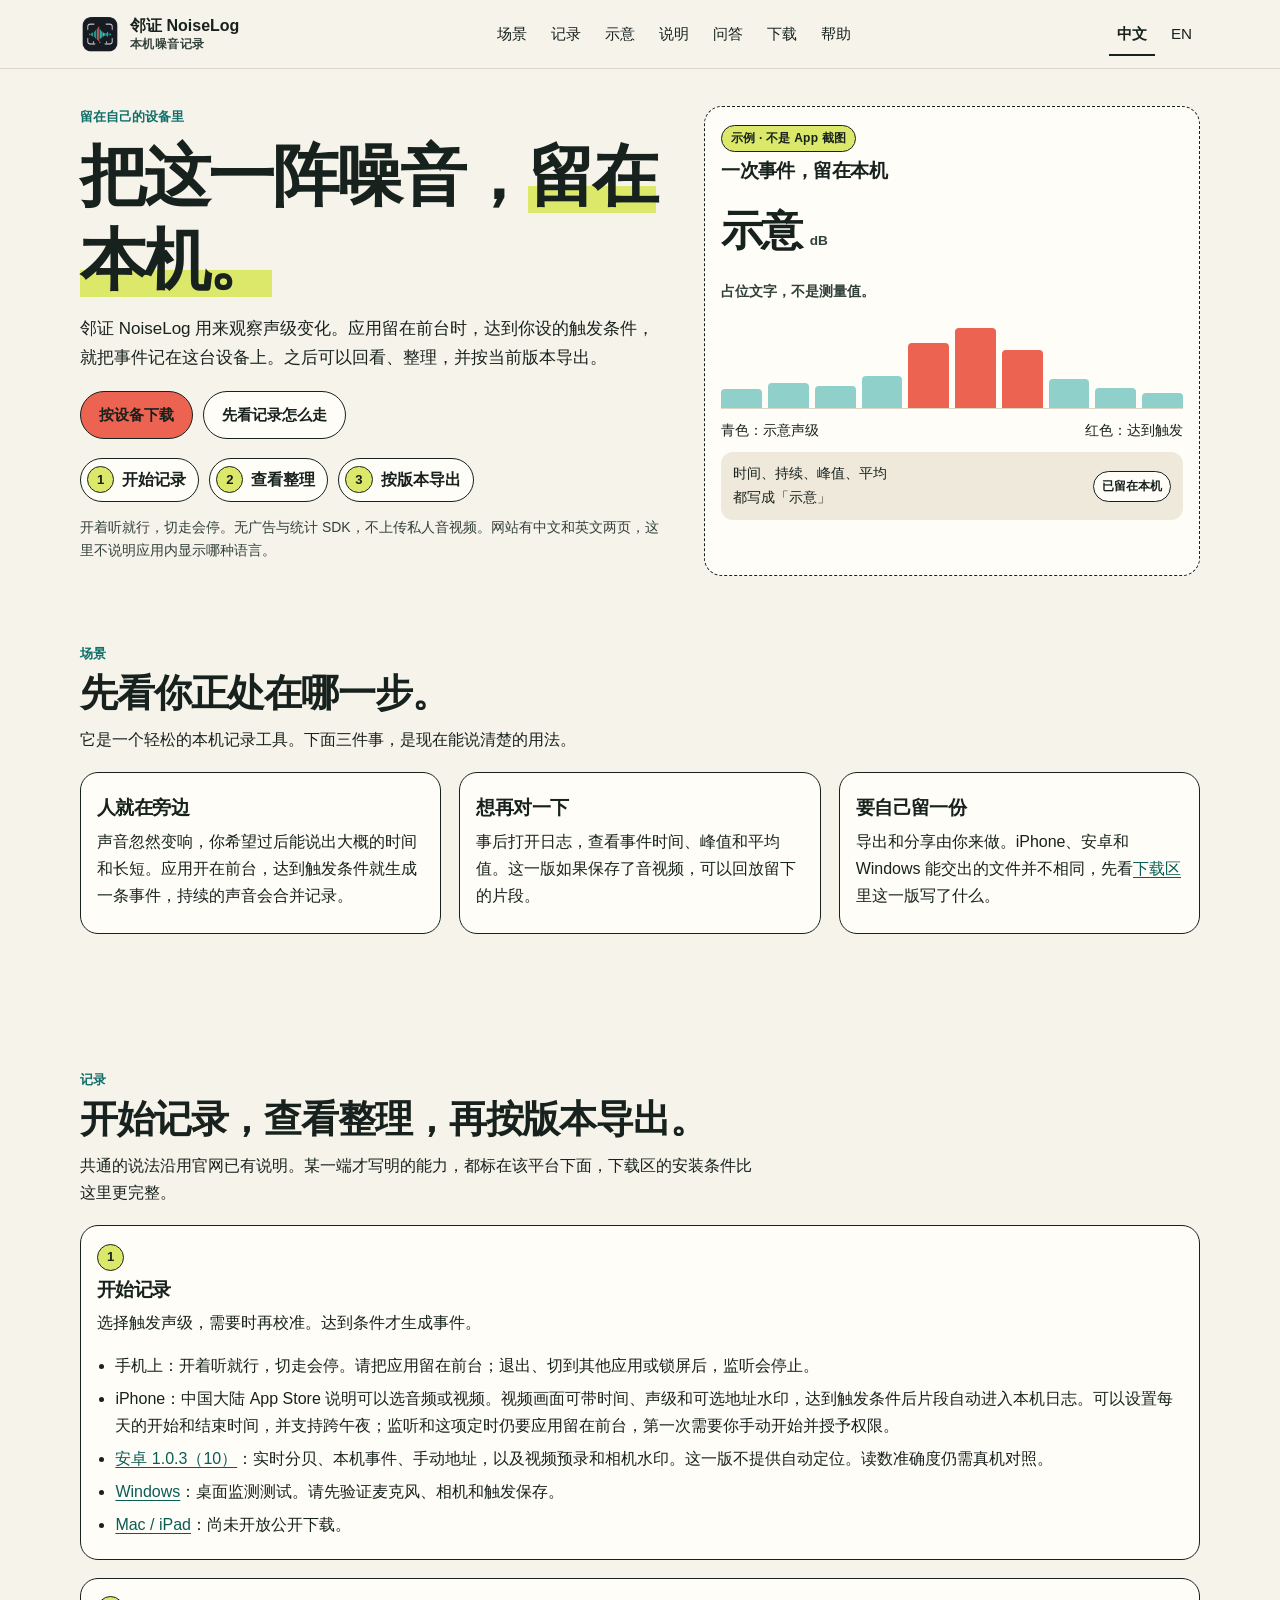
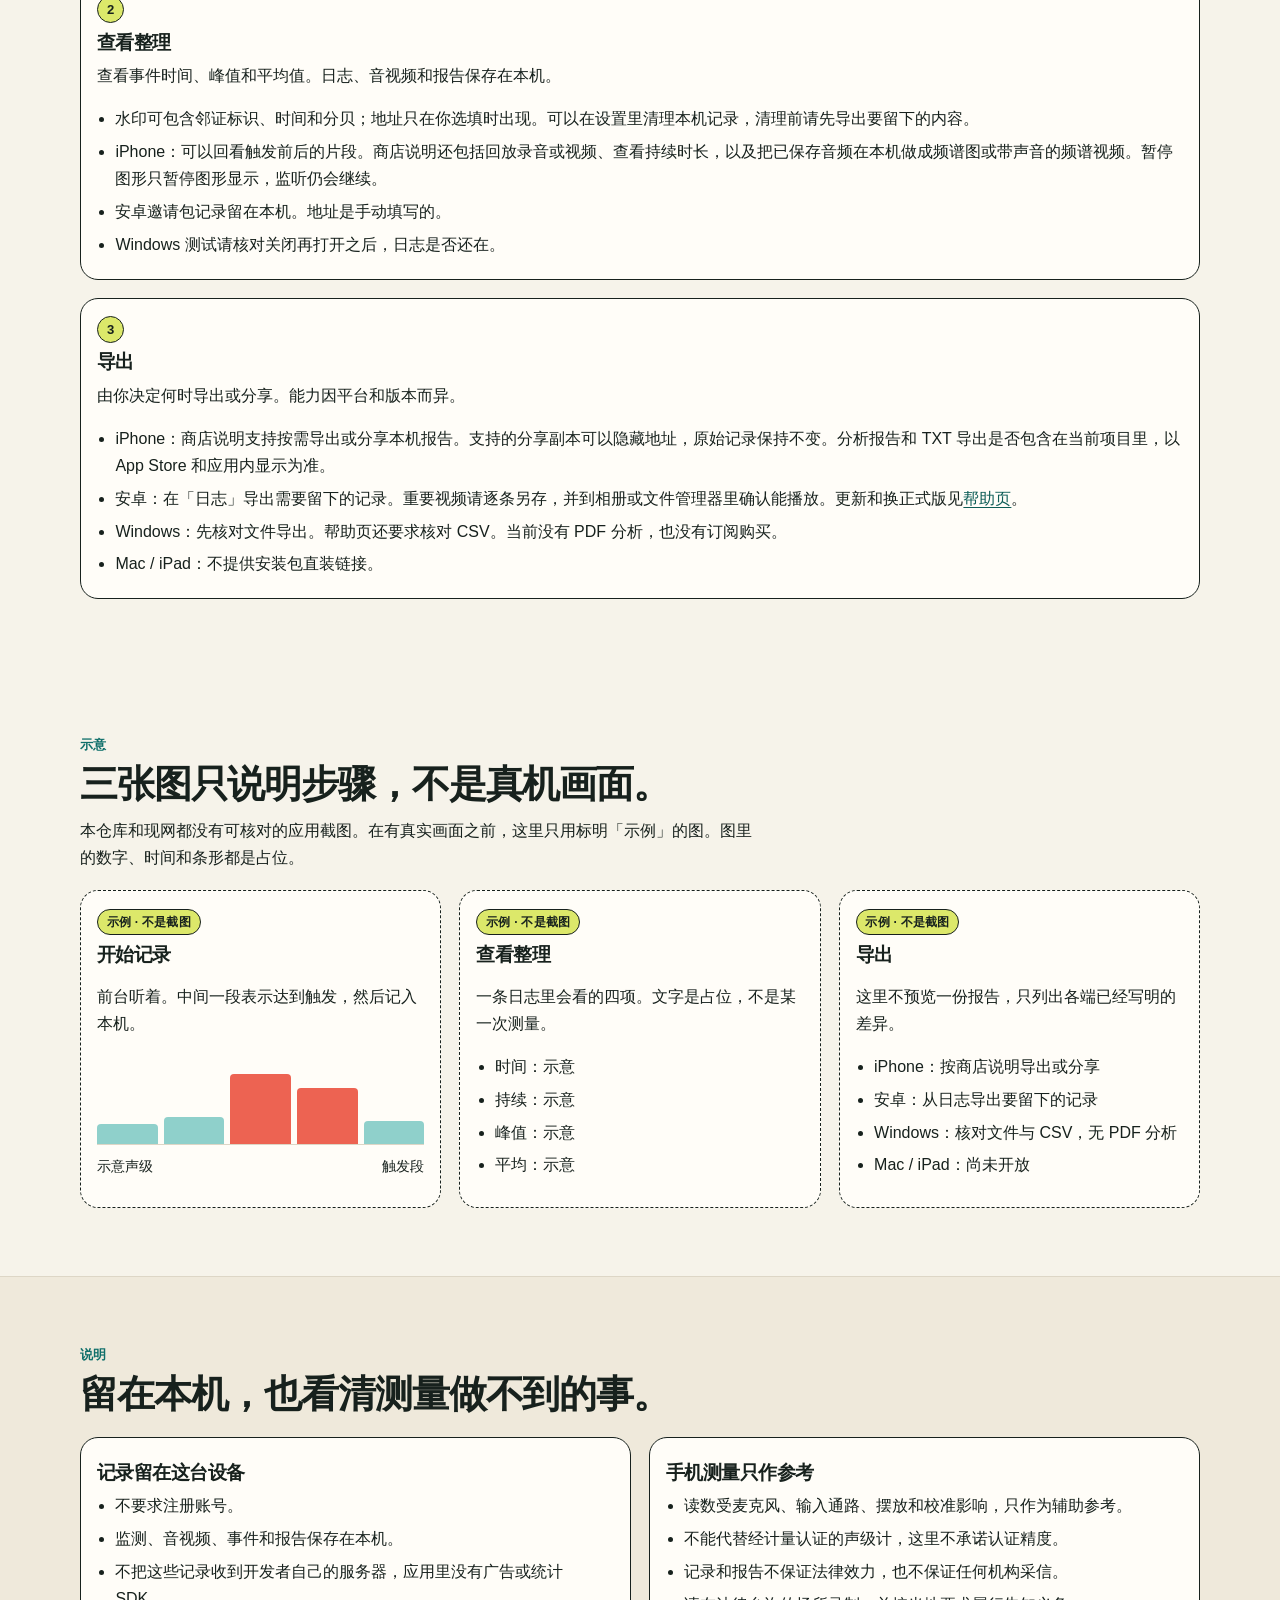
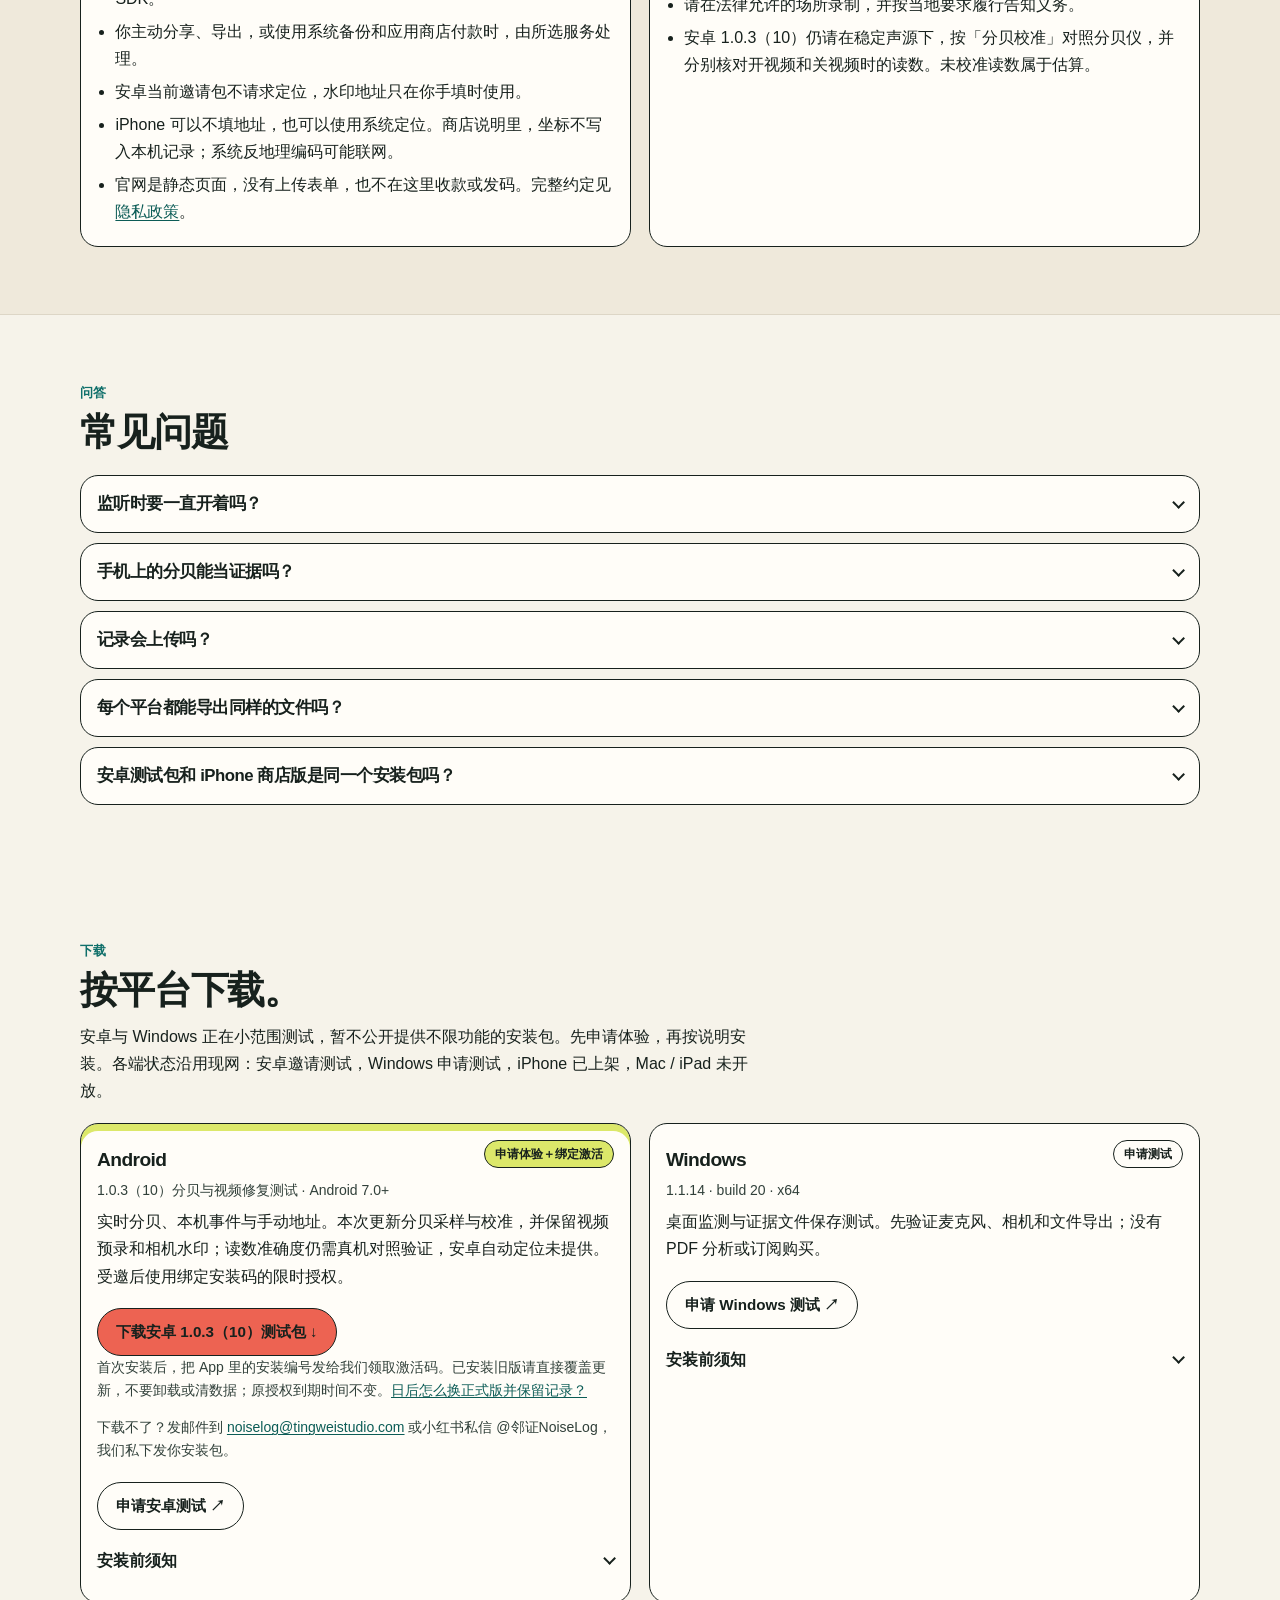
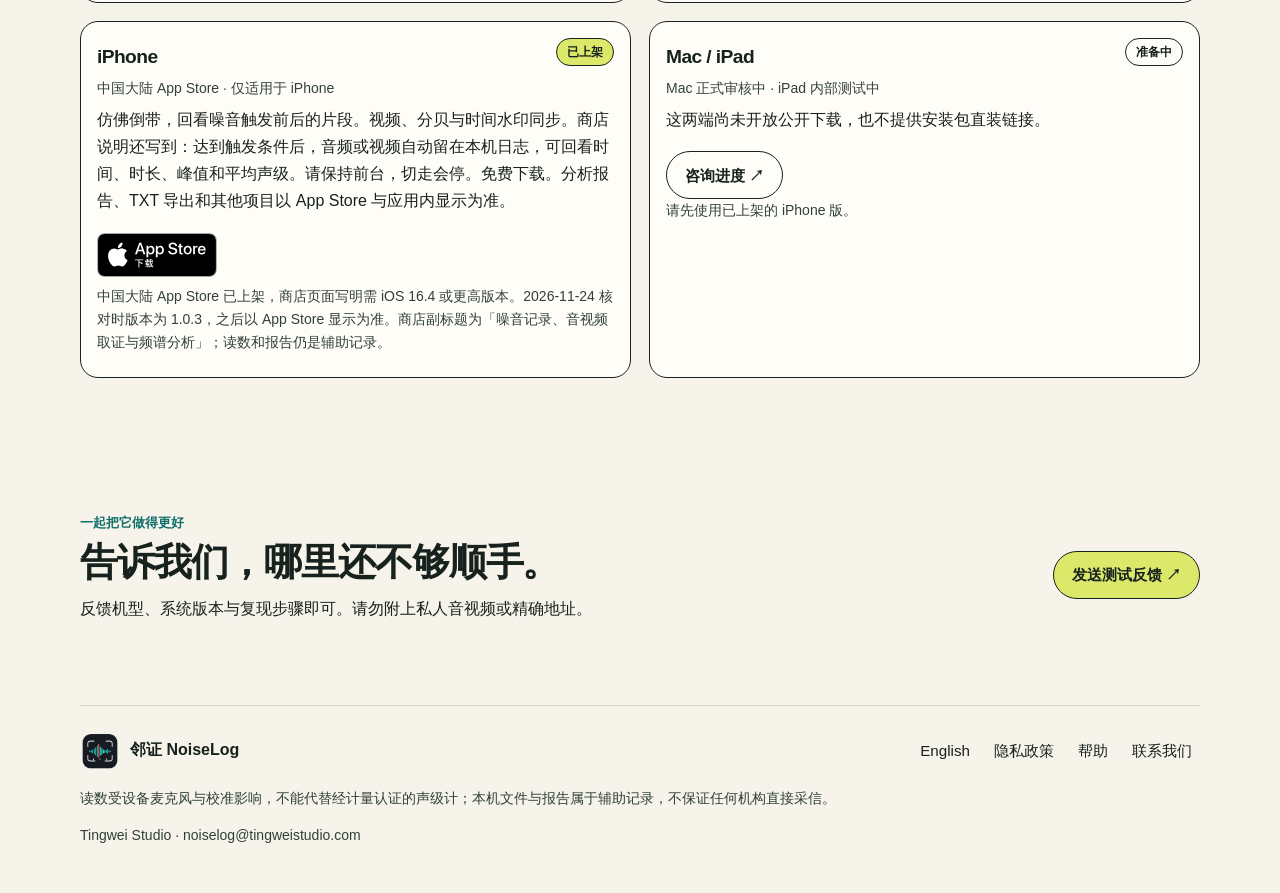
<file: index.html>
<!doctype html>
<html lang="zh-CN">
<head>
<meta charset="utf-8">
<meta name="viewport" content="width=device-width, initial-scale=1">
<meta name="google-site-verification" content="_f2ZpJCq5zllpZPOGUHkxPcaE1Y99JarlnZN8sO-TGI">
<title>邻证 NoiseLog｜本机记录噪音、回看并按平台下载</title>
<meta name="description" content="邻证 NoiseLog 在本机按触发条件记录噪音事件，供你回看和整理。开着听就行，切走会停。测量只作参考。查看各平台下载与邀请测试说明。">
<link rel="canonical" href="https://noiselog.tingweistudio.com/">
<link rel="alternate" hreflang="zh-CN" href="https://noiselog.tingweistudio.com/">
<link rel="alternate" hreflang="en" href="https://noiselog.tingweistudio.com/en/">
<link rel="alternate" hreflang="x-default" href="https://noiselog.tingweistudio.com/">
<link rel="stylesheet" href="styles.css">
<link rel="icon" type="image/png" href="assets/noiselog-icon.png">
<link rel="apple-touch-icon" href="assets/noiselog-icon.png">
<meta property="og:site_name" content="邻证 NoiseLog">
<meta property="og:title" content="邻证 NoiseLog｜本机记录噪音、回看并按平台下载">
<meta property="og:description" content="在本机观察声级、记下触发事件，再按当前版本回看和导出。开着听就行，切走会停。">
<meta property="og:url" content="https://noiselog.tingweistudio.com/">
<meta property="og:type" content="website">
<meta property="og:image" content="https://noiselog.tingweistudio.com/assets/noiselog-icon.png">
<meta property="og:locale" content="zh_CN">
<meta property="og:locale:alternate" content="en_US">
<meta name="twitter:card" content="summary">
<meta name="theme-color" content="#f6f3ea">
<script type="application/ld+json">{"@context":"https://schema.org","@type":"WebSite","name":"邻证 NoiseLog","alternateName":["邻证","NoiseLog 邻证"],"url":"https://noiselog.tingweistudio.com/","inLanguage":["zh-CN","en"]}</script>
</head>
<body>
<a class="skip" href="#content">跳到主要内容</a>
<header class="site-header"><div class="nav">
  <a class="brand" href="index.html"><img src="assets/noiselog-icon.png" alt="" width="40" height="40"><span>邻证 <b>NoiseLog</b><small>本机噪音记录</small></span></a>
  <nav class="primary-nav" aria-label="主导航">
    <a href="#scenes">场景</a>
    <a href="#flow">记录</a>
    <a href="#pictures">示意</a>
    <a href="#limits">说明</a>
    <a href="#faq">问答</a>
    <a href="#downloads">下载</a>
    <a href="support.html">帮助</a>
  </nav>
  <div class="header-tools">
    <a class="lang" href="index.html" hreflang="zh-CN" lang="zh-CN" aria-current="page">中文</a>
    <a class="lang" href="en/" hreflang="en" lang="en">EN</a>
    <details class="menu">
      <summary>菜单</summary>
      <nav aria-label="章节">
        <a href="index.html" hreflang="zh-CN" lang="zh-CN" aria-current="page">中文</a>
        <a href="en/" hreflang="en" lang="en">English</a>
        <a href="#scenes">场景</a>
        <a href="#flow">记录</a>
        <a href="#pictures">示意</a>
        <a href="#limits">说明</a>
        <a href="#faq">问答</a>
        <a href="#downloads">下载</a>
        <a href="support.html">帮助</a>
        <a href="privacy.html">隐私政策</a>
      </nav>
    </details>
  </div>
</div></header>
<main id="content" tabindex="-1">
  <section class="shell hero">
    <div class="hero-grid">
      <div>
        <p class="eyebrow">留在自己的设备里</p>
        <h1>把这一阵噪音，<em>留在本机。</em></h1>
        <p class="lead">邻证 NoiseLog 用来观察声级变化。应用留在前台时，达到你设的触发条件，就把事件记在这台设备上。之后可以回看、整理，并按当前版本导出。</p>
        <div class="hero-actions">
          <a class="button coral" href="#downloads">按设备下载</a>
          <a class="button" href="#flow">先看记录怎么走</a>
        </div>
        <ol class="rail">
          <li><a href="#start"><span>1</span>开始记录</a></li>
          <li><a href="#review"><span>2</span>查看整理</a></li>
          <li><a href="#export"><span>3</span>按版本导出</a></li>
        </ol>
        <p class="fine">开着听就行，切走会停。无广告与统计 SDK，不上传私人音视频。网站有中文和英文两页，这里不说明应用内显示哪种语言。</p>
      </div>
      <figure class="sketch">
        <figcaption>
          <p class="stamp">示例 · 不是 App 截图</p>
          <h3>一次事件，留在本机</h3>
        </figcaption>
        <p class="meter"><span>示意</span><small>dB</small></p>
        <p class="meter-note">占位文字，不是测量值。</p>
        <div class="bars" aria-hidden="true"><i style="--h:22%"></i><i style="--h:30%"></i><i style="--h:26%"></i><i style="--h:38%"></i><i class="hot" style="--h:78%"></i><i class="hot" style="--h:96%"></i><i class="hot" style="--h:70%"></i><i style="--h:34%"></i><i style="--h:24%"></i><i style="--h:18%"></i></div>
        <p class="legend"><span>青色：示意声级</span><span>红色：达到触发</span></p>
        <p class="event-row"><span>时间、持续、峰值、平均<br>都写成「示意」</span><b>已留在本机</b></p>
      </figure>
    </div>
  </section>

  <section class="shell block" id="scenes">
    <div class="section-head">
      <p class="eyebrow">场景</p>
      <h2>先看你正处在哪一步。</h2>
      <p>它是一个轻松的本机记录工具。下面三件事，是现在能说清楚的用法。</p>
    </div>
    <div class="scene-grid">
      <article class="scene-card">
        <h3>人就在旁边</h3>
        <p>声音忽然变响，你希望过后能说出大概的时间和长短。应用开在前台，达到触发条件就生成一条事件，持续的声音会合并记录。</p>
      </article>
      <article class="scene-card">
        <h3>想再对一下</h3>
        <p>事后打开日志，查看事件时间、峰值和平均值。这一版如果保存了音视频，可以回放留下的片段。</p>
      </article>
      <article class="scene-card">
        <h3>要自己留一份</h3>
        <p>导出和分享由你来做。iPhone、安卓和 Windows 能交出的文件并不相同，先看<a href="#downloads">下载区</a>里这一版写了什么。</p>
      </article>
    </div>
  </section>

  <section class="shell block" id="flow">
    <div class="section-head">
      <p class="eyebrow">记录</p>
      <h2>开始记录，查看整理，再按版本导出。</h2>
      <p>共通的说法沿用官网已有说明。某一端才写明的能力，都标在该平台下面，下载区的安装条件比这里更完整。</p>
    </div>
    <div class="step-grid">
      <article class="step-card" id="start">
        <p class="step-no">1</p>
        <h3>开始记录</h3>
        <p>选择触发声级，需要时再校准。达到条件才生成事件。</p>
        <ul>
          <li>手机上：开着听就行，切走会停。请把应用留在前台；退出、切到其他应用或锁屏后，监听会停止。</li>
          <li>iPhone：中国大陆 App Store 说明可以选音频或视频。视频画面可带时间、声级和可选地址水印，达到触发条件后片段自动进入本机日志。可以设置每天的开始和结束时间，并支持跨午夜；监听和这项定时仍要应用留在前台，第一次需要你手动开始并授予权限。</li>
          <li><a href="#android">安卓 1.0.3（10）</a>：实时分贝、本机事件、手动地址，以及视频预录和相机水印。这一版不提供自动定位。读数准确度仍需真机对照。</li>
          <li><a href="#windows">Windows</a>：桌面监测测试。请先验证麦克风、相机和触发保存。</li>
          <li><a href="#mac">Mac / iPad</a>：尚未开放公开下载。</li>
        </ul>
      </article>
      <article class="step-card" id="review">
        <p class="step-no">2</p>
        <h3>查看整理</h3>
        <p>查看事件时间、峰值和平均值。日志、音视频和报告保存在本机。</p>
        <ul>
          <li>水印可包含邻证标识、时间和分贝；地址只在你选填时出现。可以在设置里清理本机记录，清理前请先导出要留下的内容。</li>
          <li>iPhone：可以回看触发前后的片段。商店说明还包括回放录音或视频、查看持续时长，以及把已保存音频在本机做成频谱图或带声音的频谱视频。暂停图形只暂停图形显示，监听仍会继续。</li>
          <li>安卓邀请包记录留在本机。地址是手动填写的。</li>
          <li>Windows 测试请核对关闭再打开之后，日志是否还在。</li>
        </ul>
      </article>
      <article class="step-card" id="export">
        <p class="step-no">3</p>
        <h3>导出</h3>
        <p>由你决定何时导出或分享。能力因平台和版本而异。</p>
        <ul>
          <li>iPhone：商店说明支持按需导出或分享本机报告。支持的分享副本可以隐藏地址，原始记录保持不变。分析报告和 TXT 导出是否包含在当前项目里，以 App Store 和应用内显示为准。</li>
          <li>安卓：在「日志」导出需要留下的记录。重要视频请逐条另存，并到相册或文件管理器里确认能播放。更新和换正式版见<a href="support.html#android-migration">帮助页</a>。</li>
          <li>Windows：先核对文件导出。帮助页还要求核对 CSV。当前没有 PDF 分析，也没有订阅购买。</li>
          <li>Mac / iPad：不提供安装包直装链接。</li>
        </ul>
      </article>
    </div>
  </section>

  <section class="shell block" id="pictures">
    <div class="section-head">
      <p class="eyebrow">示意</p>
      <h2>三张图只说明步骤，不是真机画面。</h2>
      <p>本仓库和现网都没有可核对的应用截图。在有真实画面之前，这里只用标明「示例」的图。图里的数字、时间和条形都是占位。</p>
    </div>
    <div class="sketch-grid">
      <figure class="sketch">
        <figcaption>
          <p class="stamp">示例 · 不是截图</p>
          <h3>开始记录</h3>
          <p>前台听着。中间一段表示达到触发，然后记入本机。</p>
        </figcaption>
        <div class="bars" aria-hidden="true"><i style="--h:24%"></i><i style="--h:32%"></i><i class="hot" style="--h:84%"></i><i class="hot" style="--h:68%"></i><i style="--h:28%"></i></div>
        <p class="legend"><span>示意声级</span><span>触发段</span></p>
      </figure>
      <figure class="sketch">
        <figcaption>
          <p class="stamp">示例 · 不是截图</p>
          <h3>查看整理</h3>
          <p>一条日志里会看的四项。文字是占位，不是某一次测量。</p>
        </figcaption>
        <ul>
          <li>时间：示意</li>
          <li>持续：示意</li>
          <li>峰值：示意</li>
          <li>平均：示意</li>
        </ul>
      </figure>
      <figure class="sketch">
        <figcaption>
          <p class="stamp">示例 · 不是截图</p>
          <h3>导出</h3>
          <p>这里不预览一份报告，只列出各端已经写明的差异。</p>
        </figcaption>
        <ul>
          <li>iPhone：按商店说明导出或分享</li>
          <li>安卓：从日志导出要留下的记录</li>
          <li>Windows：核对文件与 CSV，无 PDF 分析</li>
          <li>Mac / iPad：尚未开放</li>
        </ul>
      </figure>
    </div>
  </section>

  <section class="band" id="limits">
    <div class="shell block">
      <div class="section-head">
        <p class="eyebrow">说明</p>
        <h2>留在本机，也看清测量做不到的事。</h2>
      </div>
      <div class="limit-grid">
        <article class="limit-card">
          <h3>记录留在这台设备</h3>
          <ul>
            <li>不要求注册账号。</li>
            <li>监测、音视频、事件和报告保存在本机。</li>
            <li>不把这些记录收到开发者自己的服务器，应用里没有广告或统计 SDK。</li>
            <li>你主动分享、导出，或使用系统备份和应用商店付款时，由所选服务处理。</li>
            <li>安卓当前邀请包不请求定位，水印地址只在你手填时使用。</li>
            <li>iPhone 可以不填地址，也可以使用系统定位。商店说明里，坐标不写入本机记录；系统反地理编码可能联网。</li>
            <li>官网是静态页面，没有上传表单，也不在这里收款或发码。完整约定见<a href="privacy.html">隐私政策</a>。</li>
          </ul>
        </article>
        <article class="limit-card">
          <h3>手机测量只作参考</h3>
          <ul>
            <li>读数受麦克风、输入通路、摆放和校准影响，只作为辅助参考。</li>
            <li>不能代替经计量认证的声级计，这里不承诺认证精度。</li>
            <li>记录和报告不保证法律效力，也不保证任何机构采信。</li>
            <li>请在法律允许的场所录制，并按当地要求履行告知义务。</li>
            <li>安卓 1.0.3（10）仍请在稳定声源下，按「分贝校准」对照分贝仪，并分别核对开视频和关视频时的读数。未校准读数属于估算。</li>
          </ul>
        </article>
      </div>
    </div>
  </section>

  <section class="shell block" id="faq">
    <div class="section-head">
      <p class="eyebrow">问答</p>
      <h2>常见问题</h2>
    </div>
    <div class="faq">
      <details>
        <summary><h3>监听时要一直开着吗？</h3></summary>
        <p>开着听就行，切走会停。请把应用留在前台。退出应用、切到别的应用，或锁屏之后，监听会停止。中国大陆 App Store 对 iPhone 还写了每天的开始和结束时间；这段定时同样要求应用留在前台，第一次仍要你手动开始。</p>
      </details>
      <details>
        <summary><h3>手机上的分贝能当证据吗？</h3></summary>
        <p>只作参考。读数受麦克风、摆放和校准影响，不能代替经计量认证的声级计。这里不承诺认证精度，不保证法律效力，也不保证任何机构采信。请在法律允许的场所录制，并按当地要求履行告知义务。</p>
      </details>
      <details>
        <summary><h3>记录会上传吗？</h3></summary>
        <p>监测、音视频和事件记在本机。开发者不设立服务器接收这些记录，应用里也没有广告或统计 SDK。你自己分享、导出，或使用系统备份、应用商店付款时，由所选服务按其规则处理。iPhone 上如果使用系统定位，反地理编码可能联网，这不等于把录音上传到开发者的服务器。</p>
      </details>
      <details>
        <summary><h3>每个平台都能导出同样的文件吗？</h3></summary>
        <p>看这一版实际写了什么。iPhone 的商店说明包含按需导出或分享本机报告，支持的分享副本可以隐藏地址；分析报告和 TXT 导出以 App Store 与应用内显示为准。安卓邀请包请在「日志」导出要留下的记录。Windows 测试请核对文件导出和 CSV，当前没有 PDF 分析。Mac 与 iPad 尚未开放下载。</p>
      </details>
      <details>
        <summary><h3>安卓测试包和 iPhone 商店版是同一个安装包吗？</h3></summary>
        <p>不是。安卓目前是 1.0.3（10）邀请测试，下载后仍需绑定安装码的限时授权。iPhone 已在中国大陆 App Store 上架。安装、更新和兑换以<a href="support.html">帮助页</a>为准。</p>
      </details>
    </div>
  </section>

  <section class="shell block" id="downloads">
    <div class="section-head">
      <p class="eyebrow">下载</p>
      <h2>按平台下载。</h2>
      <p>安卓与 Windows 正在小范围测试，暂不公开提供不限功能的安装包。先申请体验，再按说明安装。各端状态沿用现网：安卓邀请测试，Windows 申请测试，iPhone 已上架，Mac / iPad 未开放。</p>
    </div>
    <div class="download-grid">
      <article class="download-card featured" id="android">
        <div class="card-heading"><h3>Android</h3><span class="badge lime">申请体验＋绑定激活</span></div>
        <p class="version">1.0.3（10）分贝与视频修复测试 · Android 7.0+</p>
        <p class="card-copy">实时分贝、本机事件与手动地址。本次更新分贝采样与校准，并保留视频预录和相机水印；读数准确度仍需真机对照验证，安卓自动定位未提供。受邀后使用绑定安装码的限时授权。</p>
        <a class="button coral" href="https://downloads.tingweistudio.com/android/NoiseLog-1.0.3-invite-build10.apk" rel="noopener noreferrer">下载安卓 1.0.3（10）测试包 ↓</a>
        <p class="fine">首次安装后，把 App 里的安装编号发给我们领取激活码。已安装旧版请直接覆盖更新，不要卸载或清数据；原授权到期时间不变。<a href="support.html#android-migration">日后怎么换正式版并保留记录？</a></p>
        <p class="fine">下载不了？发邮件到 <a href="mailto:noiselog@tingweistudio.com">noiselog@tingweistudio.com</a> 或小红书私信 @邻证NoiseLog，我们私下发你安装包。</p>
        <a class="button" href="mailto:noiselog@tingweistudio.com?subject=%E7%94%B3%E8%AF%B7%E5%AE%89%E5%8D%93%E6%B5%8B%E8%AF%95&amp;body=%E6%89%8B%E6%9C%BA%E5%9E%8B%E5%8F%B7%EF%BC%9A%0A%E7%B3%BB%E7%BB%9F%E7%89%88%E6%9C%AC%EF%BC%9A%0A%E5%B8%8C%E6%9C%9B%E6%B5%8B%E8%AF%95%E7%9A%84%E5%8A%9F%E8%83%BD%EF%BC%9A">申请安卓测试 ↗</a>
        <details>
          <summary>安装前须知</summary>
          <p>收到申请后按批次确认测试资格，资格确认不等于邮件已自动发出。测试功能不等于购买正式授权，安装方式与已知问题随包说明。华为设备需先确认系统是否支持 Android APK，不能保证 HarmonyOS NEXT 兼容。</p>
        </details>
      </article>
      <article class="download-card" id="windows">
        <div class="card-heading"><h3>Windows</h3><span class="badge">申请测试</span></div>
        <p class="version">1.1.14 · build 20 · x64</p>
        <p class="card-copy">桌面监测与证据文件保存测试。先验证麦克风、相机和文件导出；没有 PDF 分析或订阅购买。</p>
        <a class="button" href="mailto:noiselog@tingweistudio.com?subject=%E7%94%B3%E8%AF%B7Windows%E6%B5%8B%E8%AF%95&amp;body=%E7%94%B5%E8%84%91%E5%9E%8B%E5%8F%B7%EF%BC%9A%0AWindows%E7%89%88%E6%9C%AC%EF%BC%9A%0A%E5%B8%8C%E6%9C%9B%E6%B5%8B%E8%AF%95%E7%9A%84%E5%8A%9F%E8%83%BD%EF%BC%9A">申请 Windows 测试 ↗</a>
        <details>
          <summary>安装前须知</summary>
          <p>适用于兼容的 Windows 10/11 x64 设备。当前安装包未做可信代码签名，且尚待 Windows 真机验收。遇到系统安全提示先核对来源，不关闭整体安全防护。帮助页要求重点核对触发保存、关闭重开日志和 CSV 导出。</p>
        </details>
      </article>
      <article class="download-card" id="iphone">
        <div class="card-heading"><h3>iPhone</h3><span class="badge lime">已上架</span></div>
        <p class="version">中国大陆 App Store · 仅适用于 iPhone</p>
        <p class="card-copy">仿佛倒带，回看噪音触发前后的片段。视频、分贝与时间水印同步。商店说明还写到：达到触发条件后，音频或视频自动留在本机日志，可回看时间、时长、峰值和平均声级。请保持前台，切走会停。免费下载。分析报告、TXT 导出和其他项目以 App Store 与应用内显示为准。</p>
        <a class="store-badge" href="https://apps.apple.com/cn/app/%E9%82%BB%E8%AF%81-noiselog-%E6%89%8B%E6%9C%BA%E7%89%88/id6823163668" rel="noopener noreferrer" target="_blank"><img src="assets/app-store-badge-zh-cn.svg" width="120" height="44" alt="在 App Store 下载"></a>
        <p class="fine">中国大陆 App Store 已上架，商店页面写明需 iOS 16.4 或更高版本。2026-11-24 核对时版本为 1.0.3，之后以 App Store 显示为准。商店副标题为「噪音记录、音视频取证与频谱分析」；读数和报告仍是辅助记录。</p>
      </article>
      <article class="download-card" id="mac">
        <div class="card-heading"><h3>Mac / iPad</h3><span class="badge">准备中</span></div>
        <p class="version">Mac 正式审核中 · iPad 内部测试中</p>
        <p class="card-copy">这两端尚未开放公开下载，也不提供安装包直装链接。</p>
        <a class="button" href="mailto:noiselog@tingweistudio.com?subject=%E9%82%BB%E8%AF%81%E8%BF%9B%E5%BA%A6%E5%92%A8%E8%AF%A2">咨询进度 ↗</a>
        <p class="fine">请先使用已上架的 iPhone 版。</p>
      </article>
    </div>
  </section>

  <section class="shell block closing" id="feedback">
    <div>
      <p class="eyebrow">一起把它做得更好</p>
      <h2>告诉我们，哪里还不够顺手。</h2>
      <p>反馈机型、系统版本与复现步骤即可。请勿附上私人音视频或精确地址。</p>
    </div>
    <a class="button lime-button" href="mailto:noiselog@tingweistudio.com?subject=%E9%82%BB%E8%AF%81%E6%B5%8B%E8%AF%95%E5%8F%8D%E9%A6%88">发送测试反馈 ↗</a>
  </section>
</main>
<footer class="shell site-footer">
  <div class="footer-top">
    <a class="brand" href="index.html"><img src="assets/noiselog-icon.png" width="34" height="34" alt=""><span>邻证 NoiseLog</span></a>
    <div class="footer-links">
      <a class="lang" href="en/" hreflang="en" lang="en">English</a>
      <a href="privacy.html">隐私政策</a>
      <a href="support.html">帮助</a>
      <a href="mailto:noiselog@tingweistudio.com">联系我们</a>
    </div>
  </div>
  <p class="fine">读数受设备麦克风与校准影响，不能代替经计量认证的声级计；本机文件与报告属于辅助记录，不保证任何机构直接采信。</p>
  <p class="fine">Tingwei Studio · noiselog@tingweistudio.com</p>
</footer>
<script src="site-config.js"></script>
<script src="offers.js"></script>
<script>
document.querySelectorAll(".menu a").forEach((link) => {
  link.addEventListener("click", () => {
    const menu = link.closest("details");
    if (menu) menu.open = false;
  });
});
</script>
</body>
</html>
</file>
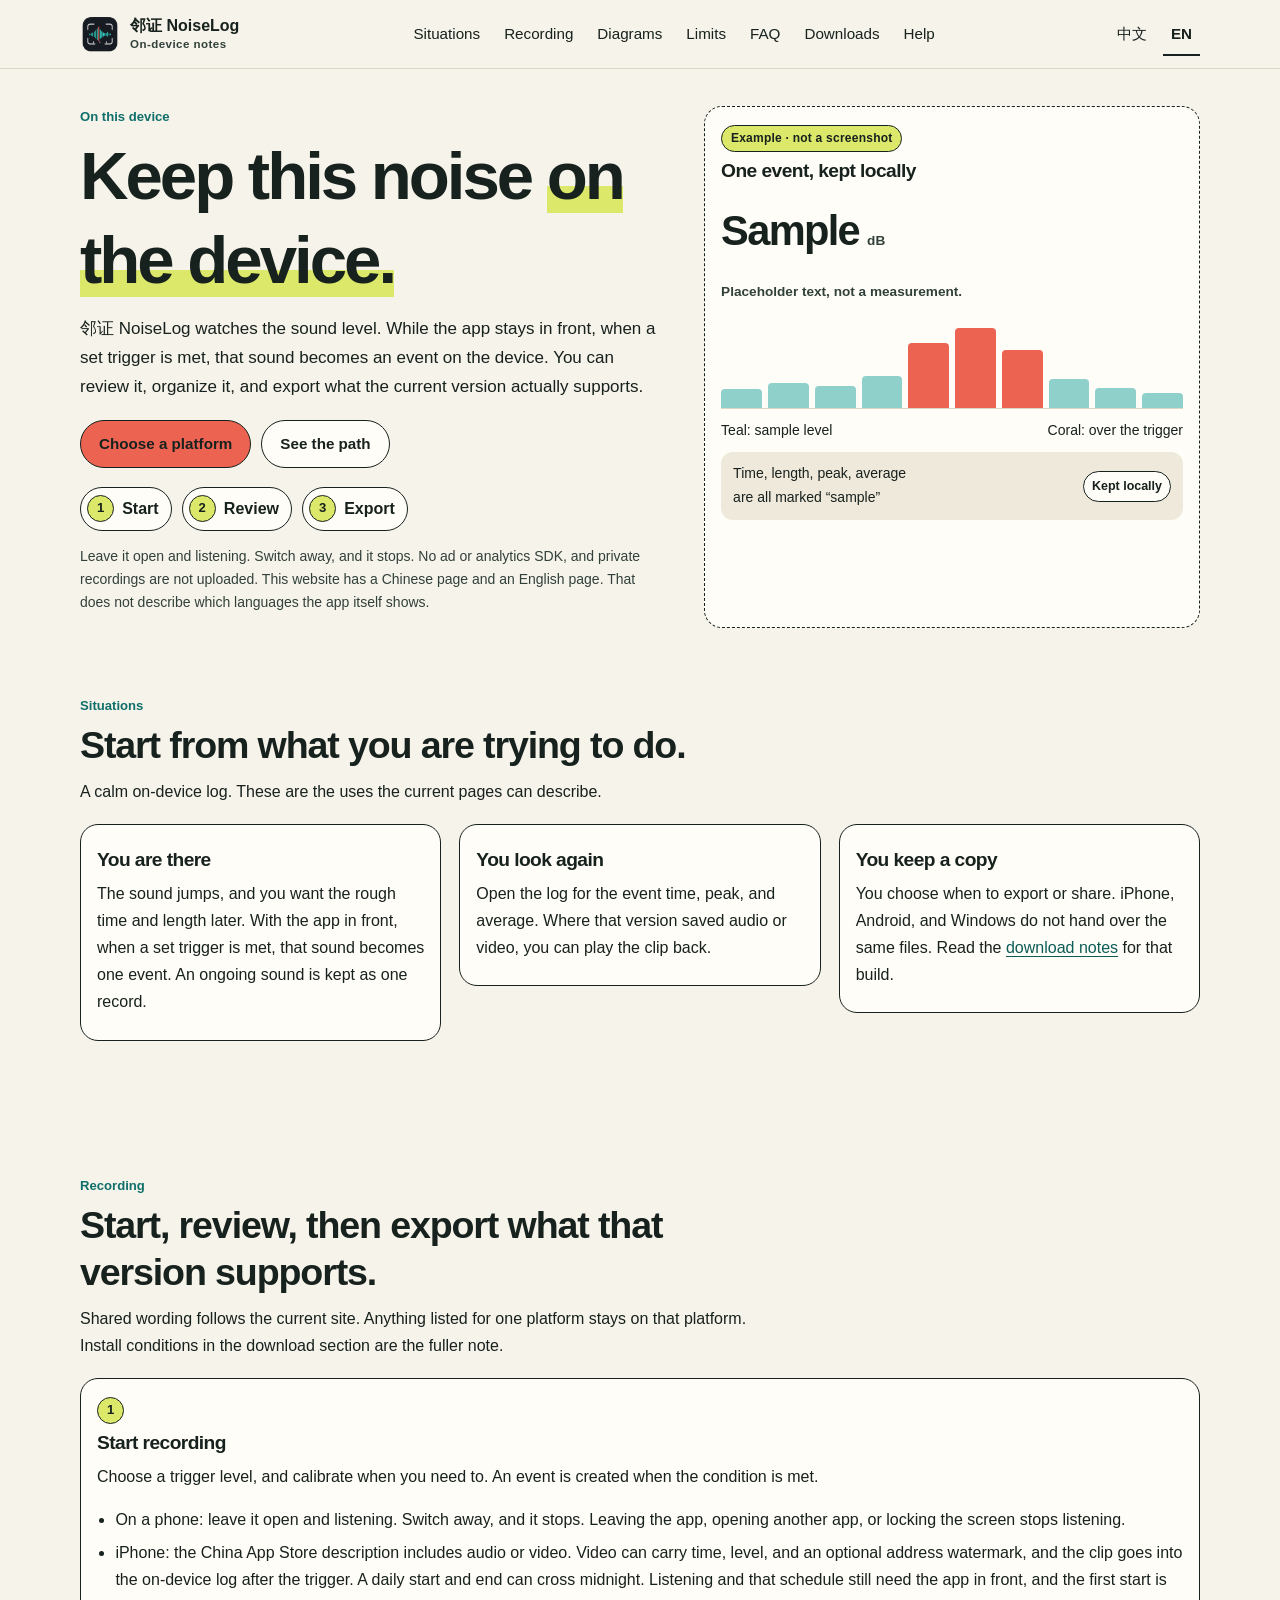
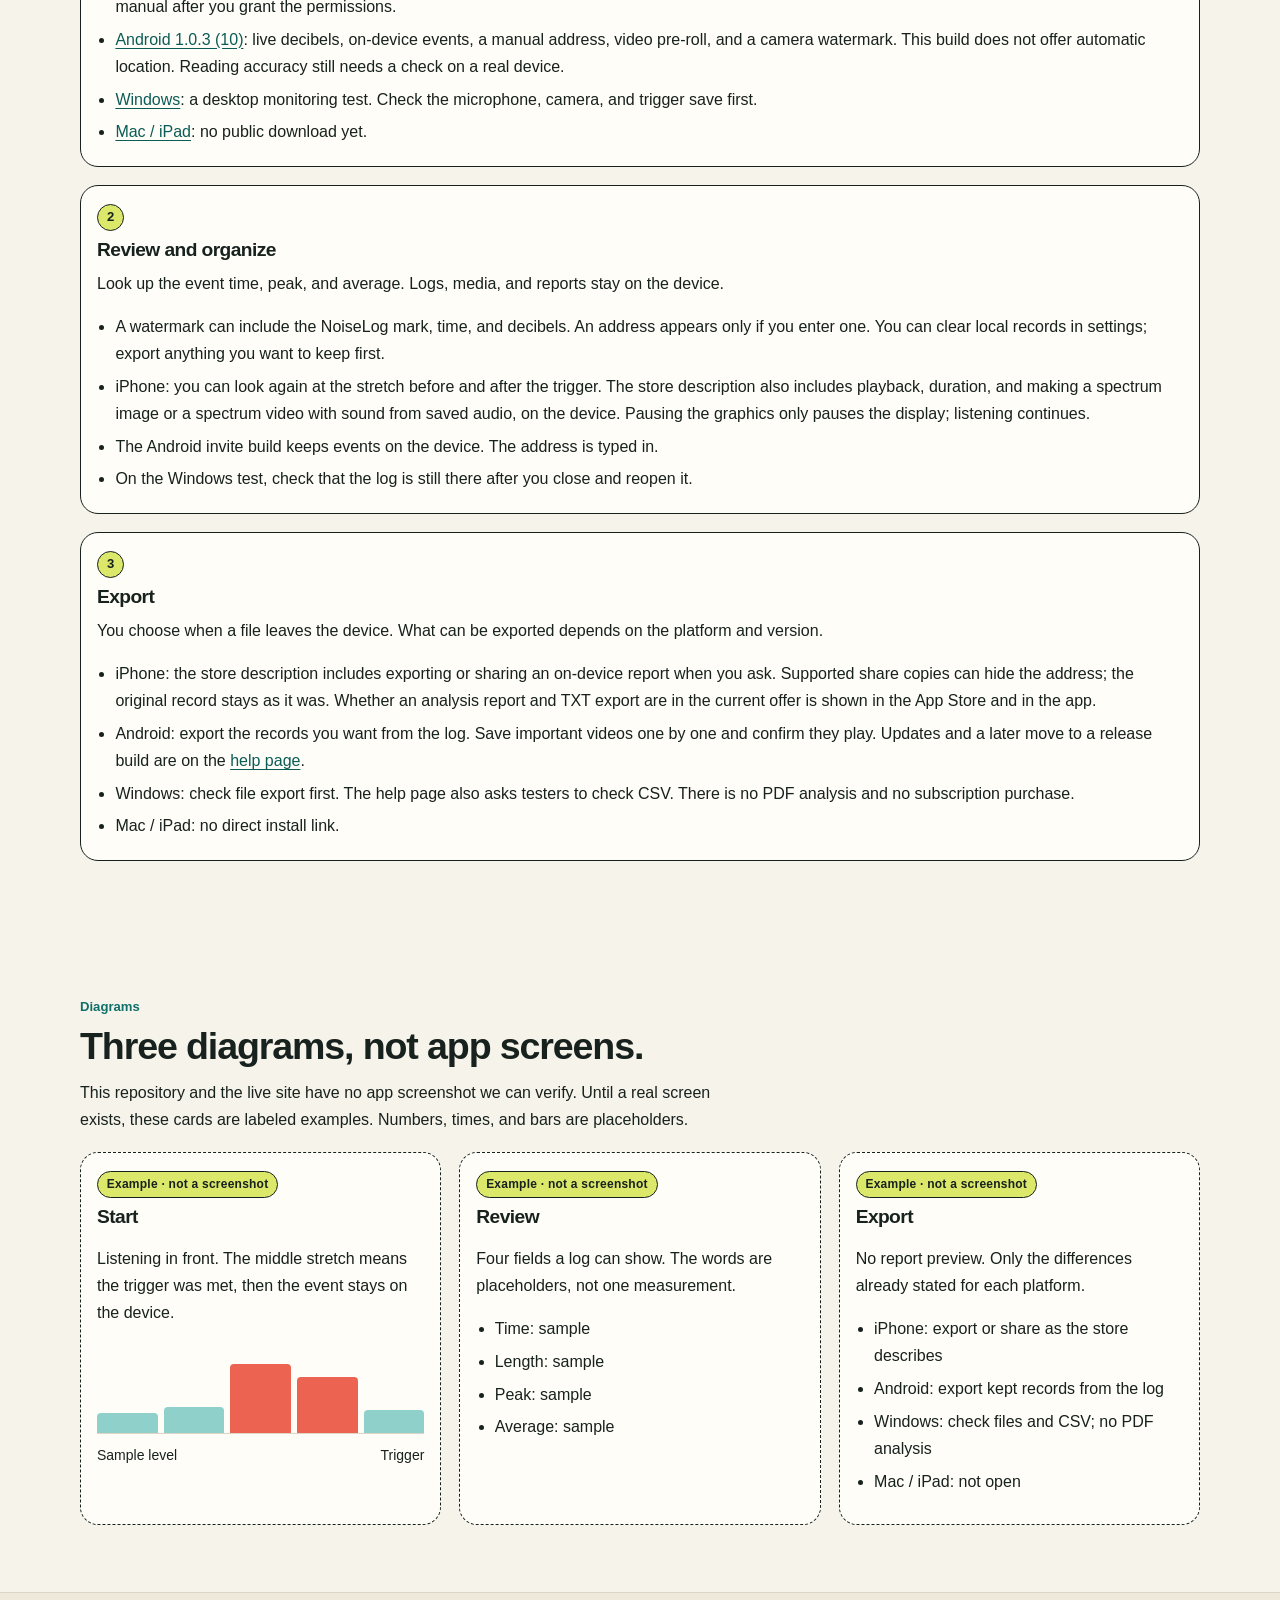
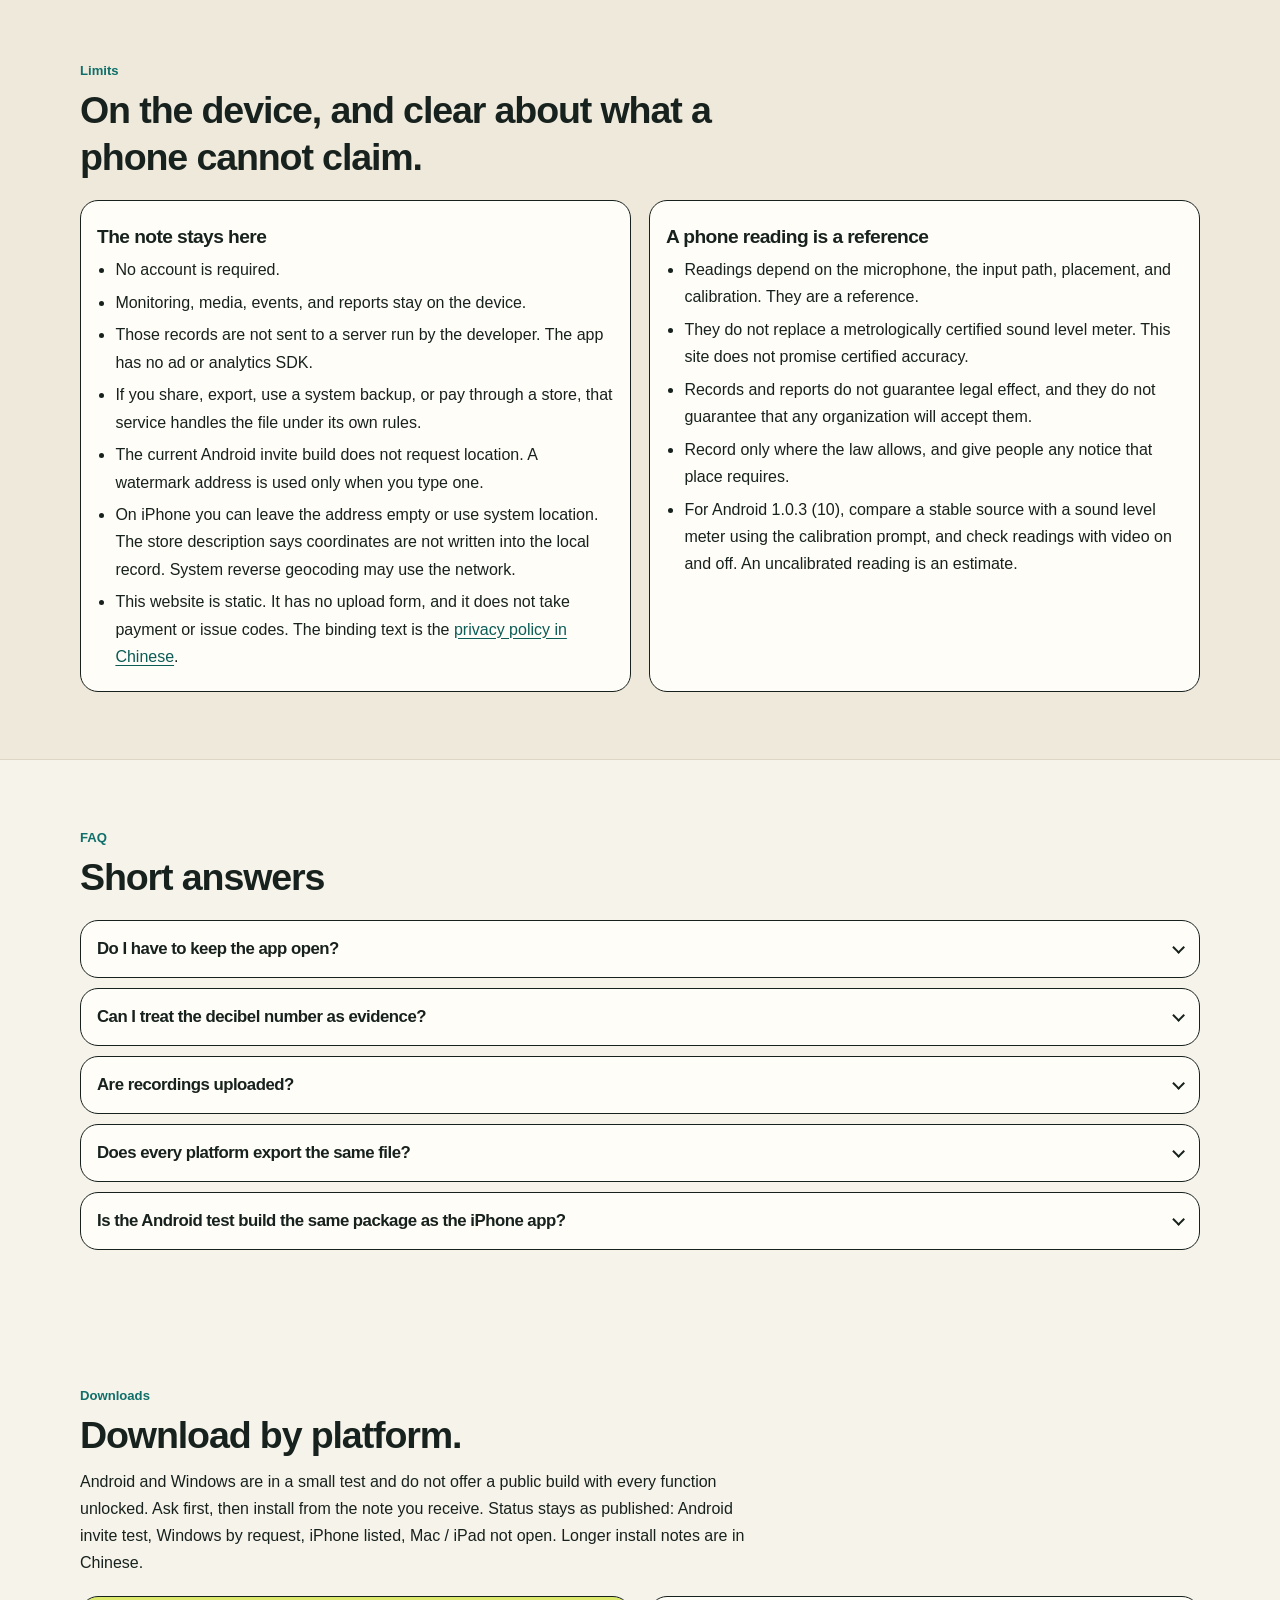
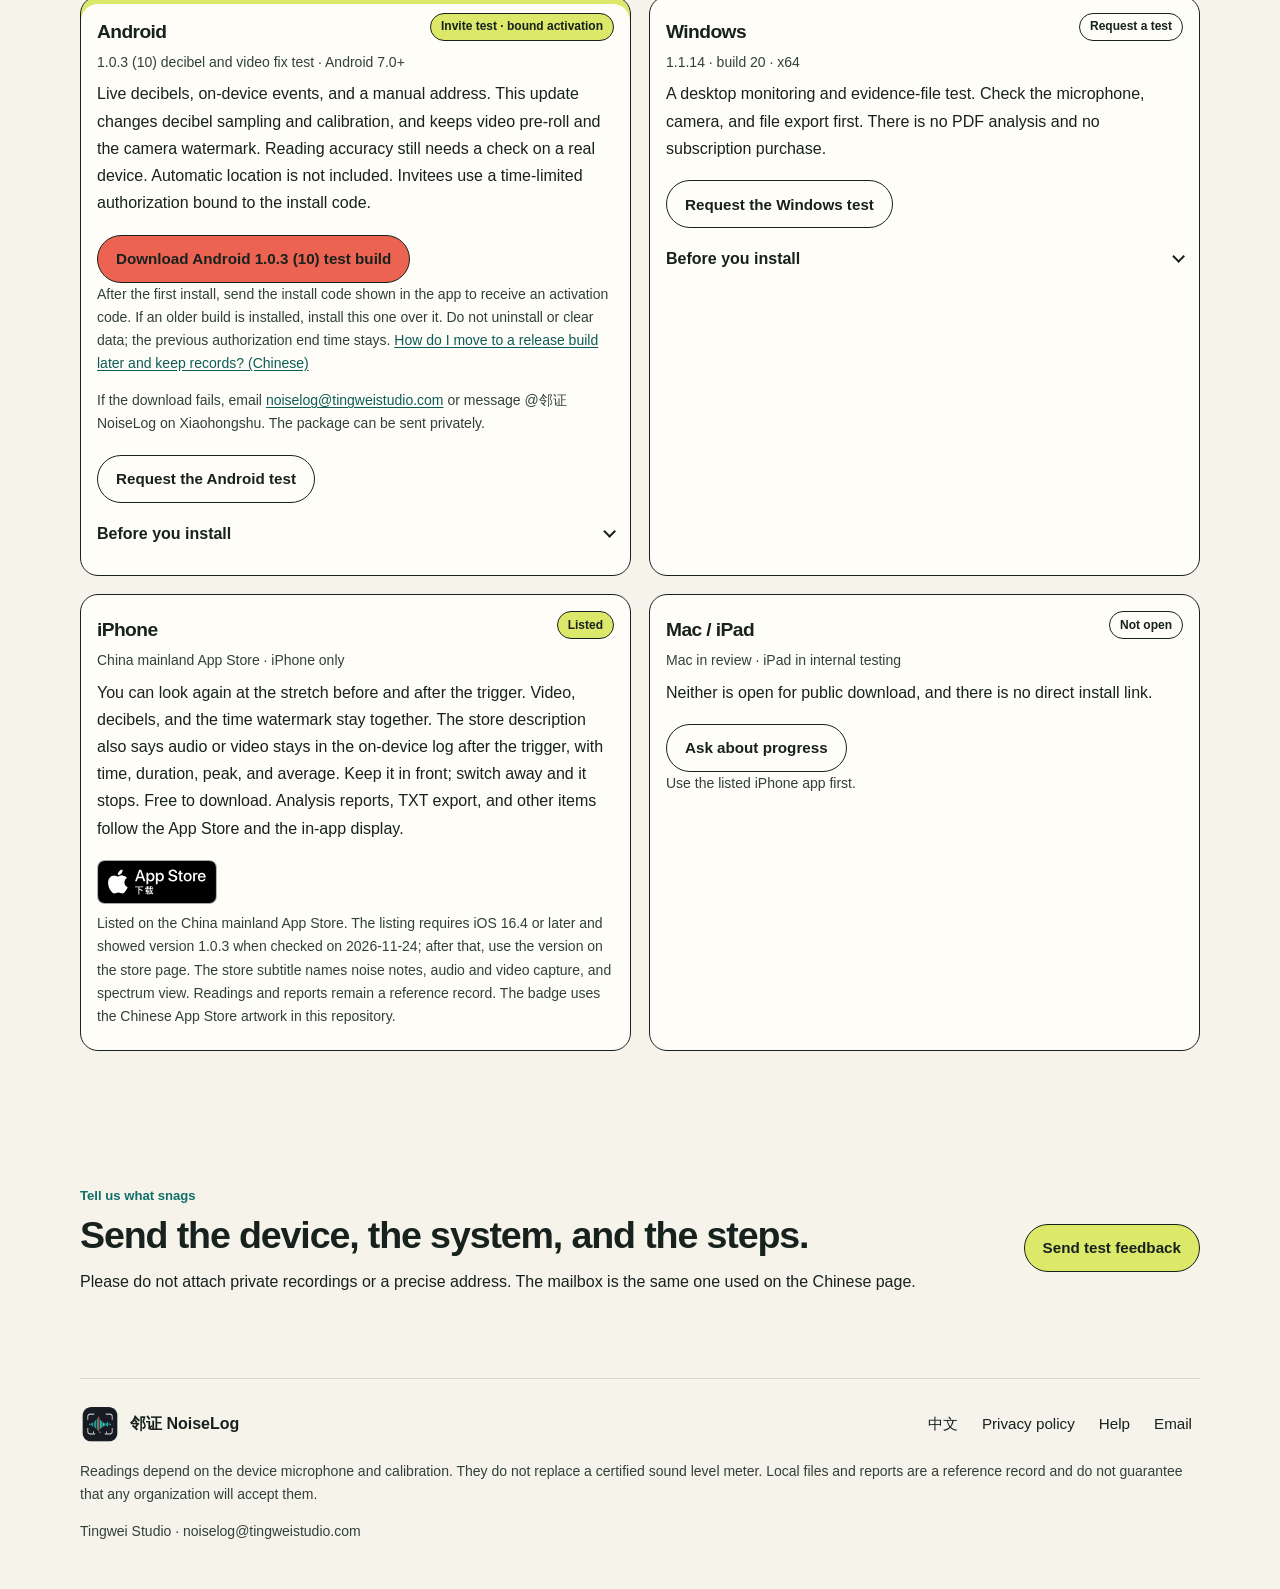
<file: en/index.html>
<!doctype html>
<html lang="en">
<head>
<meta charset="utf-8">
<meta name="viewport" content="width=device-width, initial-scale=1">
<meta name="google-site-verification" content="_f2ZpJCq5zllpZPOGUHkxPcaE1Y99JarlnZN8sO-TGI">
<title>NoiseLog | On-device noise notes and downloads</title>
<meta name="description" content="NoiseLog keeps a noise event on your device when your trigger is met. Leave it open and listening; switch away and it stops. Phone readings are a reference only. Downloads differ by platform.">
<link rel="canonical" href="https://noiselog.tingweistudio.com/en/">
<link rel="alternate" hreflang="zh-CN" href="https://noiselog.tingweistudio.com/">
<link rel="alternate" hreflang="en" href="https://noiselog.tingweistudio.com/en/">
<link rel="alternate" hreflang="x-default" href="https://noiselog.tingweistudio.com/">
<link rel="stylesheet" href="../styles.css">
<link rel="icon" type="image/png" href="../assets/noiselog-icon.png">
<link rel="apple-touch-icon" href="../assets/noiselog-icon.png">
<meta property="og:site_name" content="邻证 NoiseLog">
<meta property="og:title" content="NoiseLog | On-device noise notes and downloads">
<meta property="og:description" content="Watch the level, keep the event on the device, then review and export what that version supports.">
<meta property="og:url" content="https://noiselog.tingweistudio.com/en/">
<meta property="og:type" content="website">
<meta property="og:image" content="https://noiselog.tingweistudio.com/assets/noiselog-icon.png">
<meta property="og:locale" content="en_US">
<meta property="og:locale:alternate" content="zh_CN">
<meta name="twitter:card" content="summary">
<meta name="theme-color" content="#f6f3ea">
<script type="application/ld+json">{"@context":"https://schema.org","@type":"WebPage","name":"NoiseLog","inLanguage":"en","url":"https://noiselog.tingweistudio.com/en/","isPartOf":{"@type":"WebSite","name":"邻证 NoiseLog","url":"https://noiselog.tingweistudio.com/"}}</script>
</head>
<body>
<a class="skip" href="#content">Skip to content</a>
<header class="site-header"><div class="nav">
  <a class="brand" href="index.html"><img src="../assets/noiselog-icon.png" alt="" width="40" height="40"><span>邻证 <b>NoiseLog</b><small>On-device notes</small></span></a>
  <nav class="primary-nav" aria-label="Primary">
    <a href="#scenes">Situations</a>
    <a href="#flow">Recording</a>
    <a href="#pictures">Diagrams</a>
    <a href="#limits">Limits</a>
    <a href="#faq">FAQ</a>
    <a href="#downloads">Downloads</a>
    <a href="../support.html" lang="zh-CN">Help</a>
  </nav>
  <div class="header-tools">
    <a class="lang" href="../index.html" hreflang="zh-CN" lang="zh-CN">中文</a>
    <a class="lang" href="./" hreflang="en" lang="en" aria-current="page">EN</a>
    <details class="menu">
      <summary>Menu</summary>
      <nav aria-label="Sections">
        <a href="../index.html" hreflang="zh-CN" lang="zh-CN">中文</a>
        <a href="./" hreflang="en" lang="en" aria-current="page">English</a>
        <a href="#scenes">Situations</a>
        <a href="#flow">Recording</a>
        <a href="#pictures">Diagrams</a>
        <a href="#limits">Limits</a>
        <a href="#faq">FAQ</a>
        <a href="#downloads">Downloads</a>
        <a href="../support.html" lang="zh-CN">Help (Chinese)</a>
        <a href="../privacy.html" lang="zh-CN">Privacy (Chinese)</a>
      </nav>
    </details>
  </div>
</div></header>
<main id="content" tabindex="-1">
  <section class="shell hero">
    <div class="hero-grid">
      <div>
        <p class="eyebrow">On this device</p>
        <h1>Keep this noise <em>on the device.</em></h1>
        <p class="lead">邻证 NoiseLog watches the sound level. While the app stays in front, when a set trigger is met, that sound becomes an event on the device. You can review it, organize it, and export what the current version actually supports.</p>
        <div class="hero-actions">
          <a class="button coral" href="#downloads">Choose a platform</a>
          <a class="button" href="#flow">See the path</a>
        </div>
        <ol class="rail">
          <li><a href="#start"><span>1</span>Start</a></li>
          <li><a href="#review"><span>2</span>Review</a></li>
          <li><a href="#export"><span>3</span>Export</a></li>
        </ol>
        <p class="fine">Leave it open and listening. Switch away, and it stops. No ad or analytics SDK, and private recordings are not uploaded. This website has a Chinese page and an English page. That does not describe which languages the app itself shows.</p>
      </div>
      <figure class="sketch">
        <figcaption>
          <p class="stamp">Example · not a screenshot</p>
          <h3>One event, kept locally</h3>
        </figcaption>
        <p class="meter"><span>Sample</span><small>dB</small></p>
        <p class="meter-note">Placeholder text, not a measurement.</p>
        <div class="bars" aria-hidden="true"><i style="--h:22%"></i><i style="--h:30%"></i><i style="--h:26%"></i><i style="--h:38%"></i><i class="hot" style="--h:78%"></i><i class="hot" style="--h:96%"></i><i class="hot" style="--h:70%"></i><i style="--h:34%"></i><i style="--h:24%"></i><i style="--h:18%"></i></div>
        <p class="legend"><span>Teal: sample level</span><span>Coral: over the trigger</span></p>
        <p class="event-row"><span>Time, length, peak, average<br>are all marked “sample”</span><b>Kept locally</b></p>
      </figure>
    </div>
  </section>

  <section class="shell block" id="scenes">
    <div class="section-head">
      <p class="eyebrow">Situations</p>
      <h2>Start from what you are trying to do.</h2>
      <p>A calm on-device log. These are the uses the current pages can describe.</p>
    </div>
    <div class="scene-grid">
      <article class="scene-card">
        <h3>You are there</h3>
        <p>The sound jumps, and you want the rough time and length later. With the app in front, when a set trigger is met, that sound becomes one event. An ongoing sound is kept as one record.</p>
      </article>
      <article class="scene-card">
        <h3>You look again</h3>
        <p>Open the log for the event time, peak, and average. Where that version saved audio or video, you can play the clip back.</p>
      </article>
      <article class="scene-card">
        <h3>You keep a copy</h3>
        <p>You choose when to export or share. iPhone, Android, and Windows do not hand over the same files. Read the <a href="#downloads">download notes</a> for that build.</p>
      </article>
    </div>
  </section>

  <section class="shell block" id="flow">
    <div class="section-head">
      <p class="eyebrow">Recording</p>
      <h2>Start, review, then export what that version supports.</h2>
      <p>Shared wording follows the current site. Anything listed for one platform stays on that platform. Install conditions in the download section are the fuller note.</p>
    </div>
    <div class="step-grid">
      <article class="step-card" id="start">
        <p class="step-no">1</p>
        <h3>Start recording</h3>
        <p>Choose a trigger level, and calibrate when you need to. An event is created when the condition is met.</p>
        <ul>
          <li>On a phone: leave it open and listening. Switch away, and it stops. Leaving the app, opening another app, or locking the screen stops listening.</li>
          <li>iPhone: the China App Store description includes audio or video. Video can carry time, level, and an optional address watermark, and the clip goes into the on-device log after the trigger. A daily start and end can cross midnight. Listening and that schedule still need the app in front, and the first start is manual after you grant the permissions.</li>
          <li><a href="#android">Android 1.0.3 (10)</a>: live decibels, on-device events, a manual address, video pre-roll, and a camera watermark. This build does not offer automatic location. Reading accuracy still needs a check on a real device.</li>
          <li><a href="#windows">Windows</a>: a desktop monitoring test. Check the microphone, camera, and trigger save first.</li>
          <li><a href="#mac">Mac / iPad</a>: no public download yet.</li>
        </ul>
      </article>
      <article class="step-card" id="review">
        <p class="step-no">2</p>
        <h3>Review and organize</h3>
        <p>Look up the event time, peak, and average. Logs, media, and reports stay on the device.</p>
        <ul>
          <li>A watermark can include the NoiseLog mark, time, and decibels. An address appears only if you enter one. You can clear local records in settings; export anything you want to keep first.</li>
          <li>iPhone: you can look again at the stretch before and after the trigger. The store description also includes playback, duration, and making a spectrum image or a spectrum video with sound from saved audio, on the device. Pausing the graphics only pauses the display; listening continues.</li>
          <li>The Android invite build keeps events on the device. The address is typed in.</li>
          <li>On the Windows test, check that the log is still there after you close and reopen it.</li>
        </ul>
      </article>
      <article class="step-card" id="export">
        <p class="step-no">3</p>
        <h3>Export</h3>
        <p>You choose when a file leaves the device. What can be exported depends on the platform and version.</p>
        <ul>
          <li>iPhone: the store description includes exporting or sharing an on-device report when you ask. Supported share copies can hide the address; the original record stays as it was. Whether an analysis report and TXT export are in the current offer is shown in the App Store and in the app.</li>
          <li>Android: export the records you want from the log. Save important videos one by one and confirm they play. Updates and a later move to a release build are on the <a href="../support.html#android-migration" lang="zh-CN">help page</a>.</li>
          <li>Windows: check file export first. The help page also asks testers to check CSV. There is no PDF analysis and no subscription purchase.</li>
          <li>Mac / iPad: no direct install link.</li>
        </ul>
      </article>
    </div>
  </section>

  <section class="shell block" id="pictures">
    <div class="section-head">
      <p class="eyebrow">Diagrams</p>
      <h2>Three diagrams, not app screens.</h2>
      <p>This repository and the live site have no app screenshot we can verify. Until a real screen exists, these cards are labeled examples. Numbers, times, and bars are placeholders.</p>
    </div>
    <div class="sketch-grid">
      <figure class="sketch">
        <figcaption>
          <p class="stamp">Example · not a screenshot</p>
          <h3>Start</h3>
          <p>Listening in front. The middle stretch means the trigger was met, then the event stays on the device.</p>
        </figcaption>
        <div class="bars" aria-hidden="true"><i style="--h:24%"></i><i style="--h:32%"></i><i class="hot" style="--h:84%"></i><i class="hot" style="--h:68%"></i><i style="--h:28%"></i></div>
        <p class="legend"><span>Sample level</span><span>Trigger</span></p>
      </figure>
      <figure class="sketch">
        <figcaption>
          <p class="stamp">Example · not a screenshot</p>
          <h3>Review</h3>
          <p>Four fields a log can show. The words are placeholders, not one measurement.</p>
        </figcaption>
        <ul>
          <li>Time: sample</li>
          <li>Length: sample</li>
          <li>Peak: sample</li>
          <li>Average: sample</li>
        </ul>
      </figure>
      <figure class="sketch">
        <figcaption>
          <p class="stamp">Example · not a screenshot</p>
          <h3>Export</h3>
          <p>No report preview. Only the differences already stated for each platform.</p>
        </figcaption>
        <ul>
          <li>iPhone: export or share as the store describes</li>
          <li>Android: export kept records from the log</li>
          <li>Windows: check files and CSV; no PDF analysis</li>
          <li>Mac / iPad: not open</li>
        </ul>
      </figure>
    </div>
  </section>

  <section class="band" id="limits">
    <div class="shell block">
      <div class="section-head">
        <p class="eyebrow">Limits</p>
        <h2>On the device, and clear about what a phone cannot claim.</h2>
      </div>
      <div class="limit-grid">
        <article class="limit-card">
          <h3>The note stays here</h3>
          <ul>
            <li>No account is required.</li>
            <li>Monitoring, media, events, and reports stay on the device.</li>
            <li>Those records are not sent to a server run by the developer. The app has no ad or analytics SDK.</li>
            <li>If you share, export, use a system backup, or pay through a store, that service handles the file under its own rules.</li>
            <li>The current Android invite build does not request location. A watermark address is used only when you type one.</li>
            <li>On iPhone you can leave the address empty or use system location. The store description says coordinates are not written into the local record. System reverse geocoding may use the network.</li>
            <li>This website is static. It has no upload form, and it does not take payment or issue codes. The binding text is the <a href="../privacy.html" lang="zh-CN">privacy policy in Chinese</a>.</li>
          </ul>
        </article>
        <article class="limit-card">
          <h3>A phone reading is a reference</h3>
          <ul>
            <li>Readings depend on the microphone, the input path, placement, and calibration. They are a reference.</li>
            <li>They do not replace a metrologically certified sound level meter. This site does not promise certified accuracy.</li>
            <li>Records and reports do not guarantee legal effect, and they do not guarantee that any organization will accept them.</li>
            <li>Record only where the law allows, and give people any notice that place requires.</li>
            <li>For Android 1.0.3 (10), compare a stable source with a sound level meter using the calibration prompt, and check readings with video on and off. An uncalibrated reading is an estimate.</li>
          </ul>
        </article>
      </div>
    </div>
  </section>

  <section class="shell block" id="faq">
    <div class="section-head">
      <p class="eyebrow">FAQ</p>
      <h2>Short answers</h2>
    </div>
    <div class="faq">
      <details>
        <summary><h3>Do I have to keep the app open?</h3></summary>
        <p>Leave it open and listening. Switch away, and it stops. （开着听就行，切走会停。） Leaving the app, opening another app, or locking the screen stops listening. The China App Store description also mentions a daily start and end on iPhone. That schedule still needs the app in front, and the first start is manual.</p>
      </details>
      <details>
        <summary><h3>Can I treat the decibel number as evidence?</h3></summary>
        <p>Use it as a reference. The microphone, placement, and calibration all affect it, and it does not replace a certified sound level meter. This site does not promise certified accuracy, legal effect, or that any organization will accept the record. Record only where the law allows, and give any notice that place requires.</p>
      </details>
      <details>
        <summary><h3>Are recordings uploaded?</h3></summary>
        <p>Monitoring, media, and events stay on the device. The developer does not run a server that receives those records, and the app has no ad or analytics SDK. Sharing, export, system backup, and store payment are handled by the service you choose. If iPhone system location is used, reverse geocoding may use the network. That is not an upload of the recording to the developer.</p>
      </details>
      <details>
        <summary><h3>Does every platform export the same file?</h3></summary>
        <p>No single export applies everywhere. The iPhone store description includes exporting or sharing an on-device report, and supported share copies can hide the address. Analysis reports and TXT export follow the App Store and the in-app offer. The Android invite build exports kept records from the log. The Windows test asks you to check file export and CSV, and it has no PDF analysis. Mac and iPad are not available for download.</p>
      </details>
      <details>
        <summary><h3>Is the Android test build the same package as the iPhone app?</h3></summary>
        <p>No. Android is the 1.0.3 (10) invite test and still needs a time-limited authorization bound to the install code. iPhone is listed on the China mainland App Store. Install, update, and redemption steps are on the <a href="../support.html" lang="zh-CN">Chinese help page</a>.</p>
      </details>
    </div>
  </section>

  <section class="shell block" id="downloads">
    <div class="section-head">
      <p class="eyebrow">Downloads</p>
      <h2>Download by platform.</h2>
      <p>Android and Windows are in a small test and do not offer a public build with every function unlocked. Ask first, then install from the note you receive. Status stays as published: Android invite test, Windows by request, iPhone listed, Mac / iPad not open. Longer install notes are in Chinese.</p>
    </div>
    <div class="download-grid">
      <article class="download-card featured" id="android">
        <div class="card-heading"><h3>Android</h3><span class="badge lime">Invite test · bound activation</span></div>
        <p class="version">1.0.3 (10) decibel and video fix test · Android 7.0+</p>
        <p class="card-copy">Live decibels, on-device events, and a manual address. This update changes decibel sampling and calibration, and keeps video pre-roll and the camera watermark. Reading accuracy still needs a check on a real device. Automatic location is not included. Invitees use a time-limited authorization bound to the install code.</p>
        <a class="button coral" href="https://downloads.tingweistudio.com/android/NoiseLog-1.0.3-invite-build10.apk" rel="noopener noreferrer">Download Android 1.0.3 (10) test build</a>
        <p class="fine">After the first install, send the install code shown in the app to receive an activation code. If an older build is installed, install this one over it. Do not uninstall or clear data; the previous authorization end time stays. <a href="../support.html#android-migration" lang="zh-CN">How do I move to a release build later and keep records? (Chinese)</a></p>
        <p class="fine">If the download fails, email <a href="mailto:noiselog@tingweistudio.com">noiselog@tingweistudio.com</a> or message @邻证NoiseLog on Xiaohongshu. The package can be sent privately.</p>
        <a class="button" href="mailto:noiselog@tingweistudio.com?subject=%E7%94%B3%E8%AF%B7%E5%AE%89%E5%8D%93%E6%B5%8B%E8%AF%95&amp;body=%E6%89%8B%E6%9C%BA%E5%9E%8B%E5%8F%B7%EF%BC%9A%0A%E7%B3%BB%E7%BB%9F%E7%89%88%E6%9C%AC%EF%BC%9A%0A%E5%B8%8C%E6%9C%9B%E6%B5%8B%E8%AF%95%E7%9A%84%E5%8A%9F%E8%83%BD%EF%BC%9A">Request the Android test</a>
        <details>
          <summary>Before you install</summary>
          <p>Requests are confirmed in batches. A confirmation is not the same as an email already being sent. Test use is not a paid release license. Install steps and known issues follow the package note. Huawei devices need a system that can install an Android APK. HarmonyOS NEXT is not guaranteed.</p>
        </details>
      </article>
      <article class="download-card" id="windows">
        <div class="card-heading"><h3>Windows</h3><span class="badge">Request a test</span></div>
        <p class="version">1.1.14 · build 20 · x64</p>
        <p class="card-copy">A desktop monitoring and evidence-file test. Check the microphone, camera, and file export first. There is no PDF analysis and no subscription purchase.</p>
        <a class="button" href="mailto:noiselog@tingweistudio.com?subject=%E7%94%B3%E8%AF%B7Windows%E6%B5%8B%E8%AF%95&amp;body=%E7%94%B5%E8%84%91%E5%9E%8B%E5%8F%B7%EF%BC%9A%0AWindows%E7%89%88%E6%9C%AC%EF%BC%9A%0A%E5%B8%8C%E6%9C%9B%E6%B5%8B%E8%AF%95%E7%9A%84%E5%8A%9F%E8%83%BD%EF%BC%9A">Request the Windows test</a>
        <details>
          <summary>Before you install</summary>
          <p>For compatible Windows 10/11 x64 devices. The current installer is not signed with a trusted certificate and still needs acceptance on a real Windows machine. If the system shows a security prompt, check the source, and do not turn off protection as a whole. The help page also asks testers to check trigger save, reopening the log, and CSV export.</p>
        </details>
      </article>
      <article class="download-card" id="iphone">
        <div class="card-heading"><h3>iPhone</h3><span class="badge lime">Listed</span></div>
        <p class="version">China mainland App Store · iPhone only</p>
        <p class="card-copy">You can look again at the stretch before and after the trigger. Video, decibels, and the time watermark stay together. The store description also says audio or video stays in the on-device log after the trigger, with time, duration, peak, and average. Keep it in front; switch away and it stops. Free to download. Analysis reports, TXT export, and other items follow the App Store and the in-app display.</p>
        <a class="store-badge" href="https://apps.apple.com/cn/app/%E9%82%BB%E8%AF%81-noiselog-%E6%89%8B%E6%9C%BA%E7%89%88/id6823163668" rel="noopener noreferrer" target="_blank"><img src="../assets/app-store-badge-zh-cn.svg" width="120" height="44" alt="Download on the App Store, China mainland listing"></a>
        <p class="fine">Listed on the China mainland App Store. The listing requires iOS 16.4 or later and showed version 1.0.3 when checked on 2026-11-24; after that, use the version on the store page. The store subtitle names noise notes, audio and video capture, and spectrum view. Readings and reports remain a reference record. The badge uses the Chinese App Store artwork in this repository.</p>
      </article>
      <article class="download-card" id="mac">
        <div class="card-heading"><h3>Mac / iPad</h3><span class="badge">Not open</span></div>
        <p class="version">Mac in review · iPad in internal testing</p>
        <p class="card-copy">Neither is open for public download, and there is no direct install link.</p>
        <a class="button" href="mailto:noiselog@tingweistudio.com?subject=%E9%82%BB%E8%AF%81%E8%BF%9B%E5%BA%A6%E5%92%A8%E8%AF%A2">Ask about progress</a>
        <p class="fine">Use the listed iPhone app first.</p>
      </article>
    </div>
  </section>

  <section class="shell block closing" id="feedback">
    <div>
      <p class="eyebrow">Tell us what snags</p>
      <h2>Send the device, the system, and the steps.</h2>
      <p>Please do not attach private recordings or a precise address. The mailbox is the same one used on the Chinese page.</p>
    </div>
    <a class="button lime-button" href="mailto:noiselog@tingweistudio.com?subject=%E9%82%BB%E8%AF%81%E6%B5%8B%E8%AF%95%E5%8F%8D%E9%A6%88">Send test feedback</a>
  </section>
</main>
<footer class="shell site-footer">
  <div class="footer-top">
    <a class="brand" href="index.html"><img src="../assets/noiselog-icon.png" width="34" height="34" alt=""><span>邻证 NoiseLog</span></a>
    <div class="footer-links">
      <a class="lang" href="../index.html" hreflang="zh-CN" lang="zh-CN">中文</a>
      <a href="../privacy.html" lang="zh-CN">Privacy policy</a>
      <a href="../support.html" lang="zh-CN">Help</a>
      <a href="mailto:noiselog@tingweistudio.com">Email</a>
    </div>
  </div>
  <p class="fine">Readings depend on the device microphone and calibration. They do not replace a certified sound level meter. Local files and reports are a reference record and do not guarantee that any organization will accept them.</p>
  <p class="fine">Tingwei Studio · noiselog@tingweistudio.com</p>
</footer>
<script src="../site-config.js"></script>
<script src="../offers.js"></script>
<script>
document.querySelectorAll(".menu a").forEach((link) => {
  link.addEventListener("click", () => {
    const menu = link.closest("details");
    if (menu) menu.open = false;
  });
});
</script>
</body>
</html>
</file>
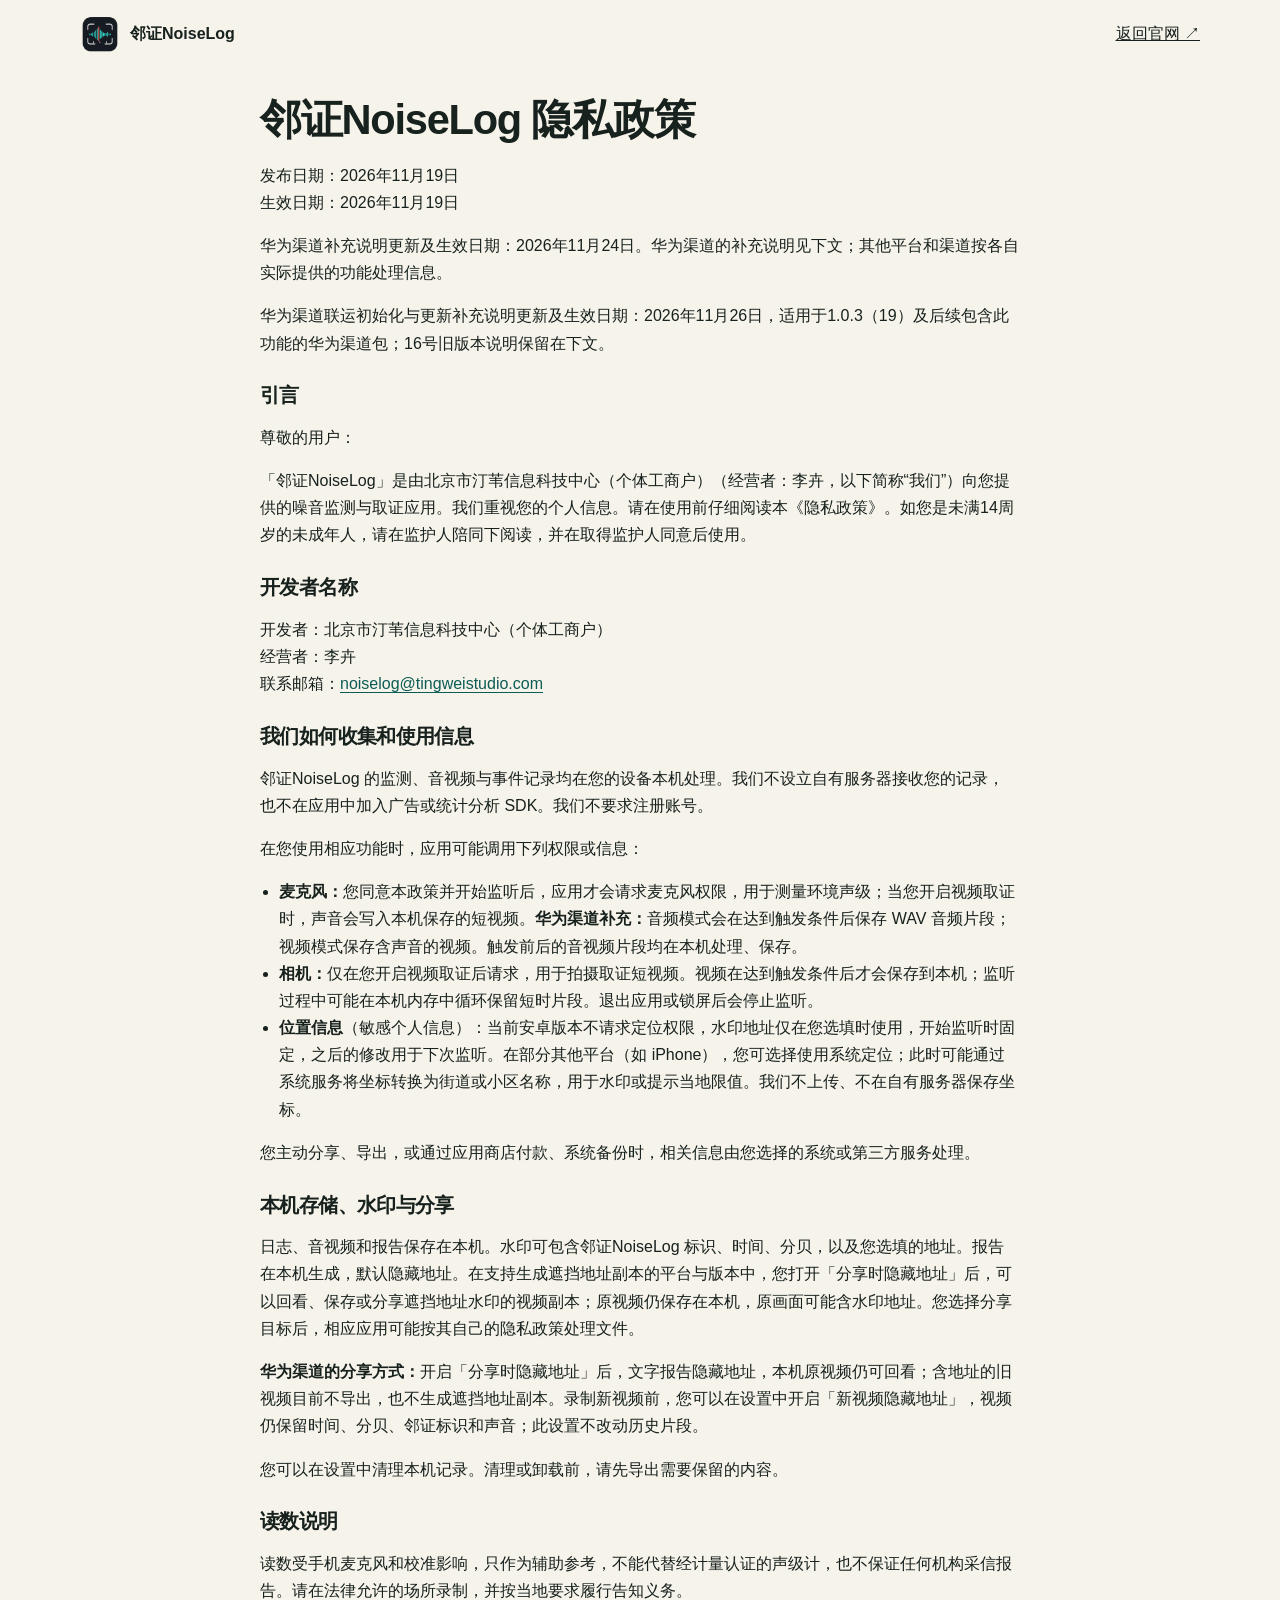
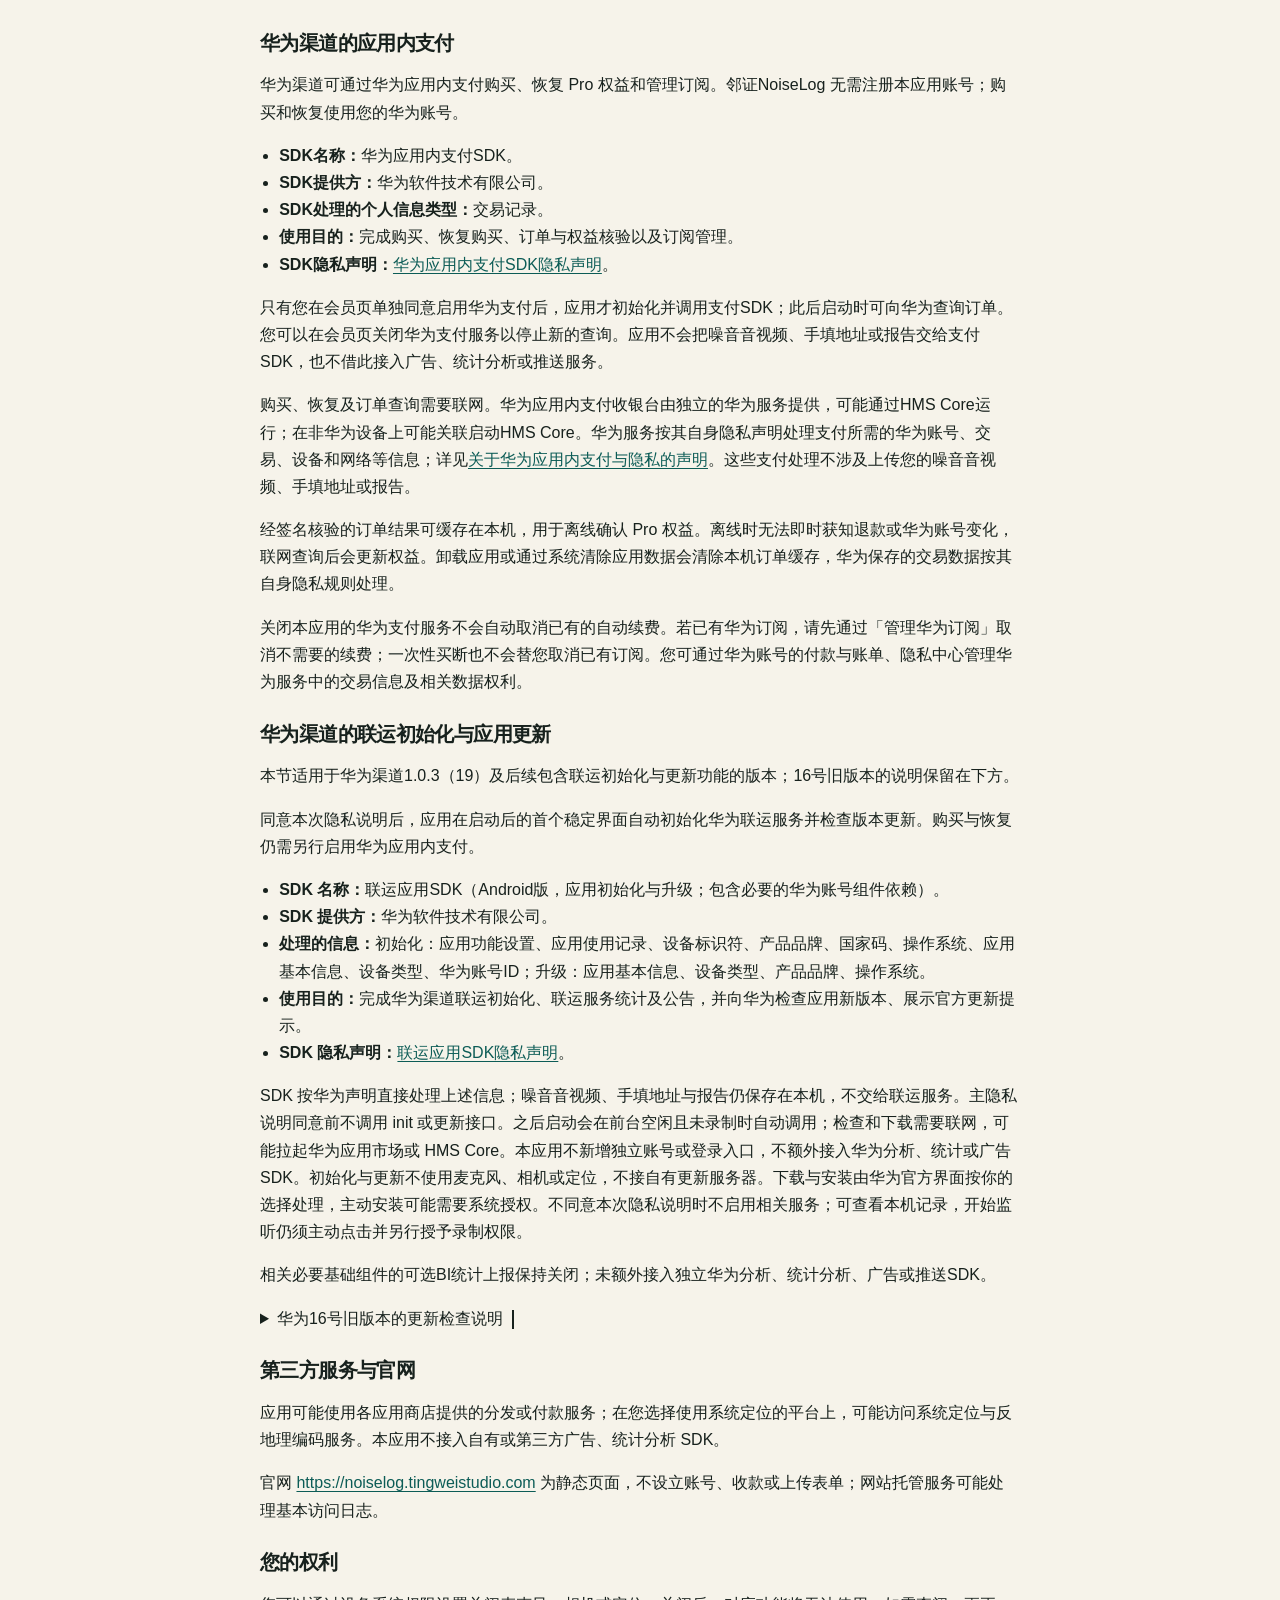
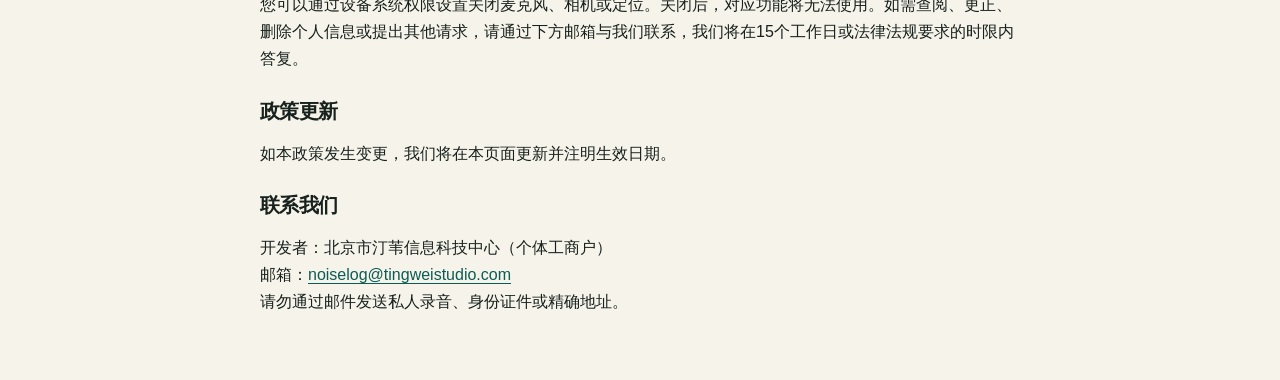
<file: privacy.html>
<!doctype html>
<html lang="zh-CN">
<head>
<meta charset="utf-8">
<meta name="viewport" content="width=device-width, initial-scale=1">
<title>邻证NoiseLog 隐私政策</title>
<link rel="stylesheet" href="styles.css">
<meta name="description" content="邻证NoiseLog 隐私政策。开发者：北京市汀苇信息科技中心（个体工商户）。联系 noiselog@tingweistudio.com。">
<link rel="canonical" href="https://noiselog.tingweistudio.com/privacy.html">
<link rel="icon" type="image/png" href="assets/noiselog-icon.png">
<meta property="og:site_name" content="邻证NoiseLog">
<meta property="og:title" content="邻证NoiseLog 隐私政策">
<meta property="og:description" content="邻证NoiseLog 隐私政策。开发者：北京市汀苇信息科技中心（个体工商户）。">
<meta property="og:url" content="https://noiselog.tingweistudio.com/privacy.html">
<meta property="og:type" content="website">
<meta property="og:image" content="https://noiselog.tingweistudio.com/assets/noiselog-icon.png">
<meta property="og:locale" content="zh_CN">
<meta name="twitter:card" content="summary">
</head>
<body>
<header class="shell nav">
  <a class="brand" href="index.html"><img src="assets/noiselog-icon.png" width="38" height="38" alt="邻证NoiseLog 图标">邻证NoiseLog</a>
  <a href="index.html">返回官网 ↗</a>
</header>
<main class="shell document">
  <h1>邻证NoiseLog 隐私政策</h1>
  <p>发布日期：2026年11月19日<br>生效日期：2026年11月19日</p>
  <p>华为渠道补充说明更新及生效日期：2026年11月24日。华为渠道的补充说明见下文；其他平台和渠道按各自实际提供的功能处理信息。</p>
  <p>华为渠道联运初始化与更新补充说明更新及生效日期：2026年11月26日，适用于1.0.3（19）及后续包含此功能的华为渠道包；16号旧版本说明保留在下文。</p>

  <h2>引言</h2>
  <p>尊敬的用户：</p>
  <p>「邻证NoiseLog」是由北京市汀苇信息科技中心（个体工商户）（经营者：李卉，以下简称“我们”）向您提供的噪音监测与取证应用。我们重视您的个人信息。请在使用前仔细阅读本《隐私政策》。如您是未满14周岁的未成年人，请在监护人陪同下阅读，并在取得监护人同意后使用。</p>

  <h2>开发者名称</h2>
  <p>开发者：北京市汀苇信息科技中心（个体工商户）<br>经营者：李卉<br>联系邮箱：<a href="mailto:noiselog@tingweistudio.com">noiselog@tingweistudio.com</a></p>

  <h2>我们如何收集和使用信息</h2>
  <p>邻证NoiseLog 的监测、音视频与事件记录均在您的设备本机处理。我们不设立自有服务器接收您的记录，也不在应用中加入广告或统计分析 SDK。我们不要求注册账号。</p>
  <p>在您使用相应功能时，应用可能调用下列权限或信息：</p>
  <ul>
    <li><strong>麦克风：</strong>您同意本政策并开始监听后，应用才会请求麦克风权限，用于测量环境声级；当您开启视频取证时，声音会写入本机保存的短视频。<strong>华为渠道补充：</strong>音频模式会在达到触发条件后保存 WAV 音频片段；视频模式保存含声音的视频。触发前后的音视频片段均在本机处理、保存。</li>
    <li><strong>相机：</strong>仅在您开启视频取证后请求，用于拍摄取证短视频。视频在达到触发条件后才会保存到本机；监听过程中可能在本机内存中循环保留短时片段。退出应用或锁屏后会停止监听。</li>
    <li><strong>位置信息</strong>（敏感个人信息）：当前安卓版本不请求定位权限，水印地址仅在您选填时使用，开始监听时固定，之后的修改用于下次监听。在部分其他平台（如 iPhone），您可选择使用系统定位；此时可能通过系统服务将坐标转换为街道或小区名称，用于水印或提示当地限值。我们不上传、不在自有服务器保存坐标。</li>
  </ul>
  <p>您主动分享、导出，或通过应用商店付款、系统备份时，相关信息由您选择的系统或第三方服务处理。</p>

  <h2>本机存储、水印与分享</h2>
  <p>日志、音视频和报告保存在本机。水印可包含邻证NoiseLog 标识、时间、分贝，以及您选填的地址。报告在本机生成，默认隐藏地址。在支持生成遮挡地址副本的平台与版本中，您打开「分享时隐藏地址」后，可以回看、保存或分享遮挡地址水印的视频副本；原视频仍保存在本机，原画面可能含水印地址。您选择分享目标后，相应应用可能按其自己的隐私政策处理文件。</p>
  <p><strong>华为渠道的分享方式：</strong>开启「分享时隐藏地址」后，文字报告隐藏地址，本机原视频仍可回看；含地址的旧视频目前不导出，也不生成遮挡地址副本。录制新视频前，您可以在设置中开启「新视频隐藏地址」，视频仍保留时间、分贝、邻证标识和声音；此设置不改动历史片段。</p>
  <p>您可以在设置中清理本机记录。清理或卸载前，请先导出需要保留的内容。</p>

  <h2>读数说明</h2>
  <p>读数受手机麦克风和校准影响，只作为辅助参考，不能代替经计量认证的声级计，也不保证任何机构采信报告。请在法律允许的场所录制，并按当地要求履行告知义务。</p>

  <h2>华为渠道的应用内支付</h2>
  <p>华为渠道可通过华为应用内支付购买、恢复 Pro 权益和管理订阅。邻证NoiseLog 无需注册本应用账号；购买和恢复使用您的华为账号。</p>
  <ul>
    <li><strong>SDK名称：</strong>华为应用内支付SDK。</li>
    <li><strong>SDK提供方：</strong>华为软件技术有限公司。</li>
    <li><strong>SDK处理的个人信息类型：</strong>交易记录。</li>
    <li><strong>使用目的：</strong>完成购买、恢复购买、订单与权益核验以及订阅管理。</li>
    <li><strong>SDK隐私声明：</strong><a href="https://developer.huawei.com/consumer/cn/doc/hmscore-guides/sdk-data-security-0000001050044906/">华为应用内支付SDK隐私声明</a>。</li>
  </ul>
  <p>只有您在会员页单独同意启用华为支付后，应用才初始化并调用支付SDK；此后启动时可向华为查询订单。您可以在会员页关闭华为支付服务以停止新的查询。应用不会把噪音音视频、手填地址或报告交给支付SDK，也不借此接入广告、统计分析或推送服务。</p>
  <p>购买、恢复及订单查询需要联网。华为应用内支付收银台由独立的华为服务提供，可能通过HMS Core运行；在非华为设备上可能关联启动HMS Core。华为服务按其自身隐私声明处理支付所需的华为账号、交易、设备和网络等信息；详见<a href="https://privacy-dre.dbankcdn.com/agreement/scope/huawei/iap/privacy-statement/cn_b0_20241022_11/default/privacy-statement-zh-cn.htm?bgmode=white&amp;ctype=huawei">关于华为应用内支付与隐私的声明</a>。这些支付处理不涉及上传您的噪音音视频、手填地址或报告。</p>
  <p>经签名核验的订单结果可缓存在本机，用于离线确认 Pro 权益。离线时无法即时获知退款或华为账号变化，联网查询后会更新权益。卸载应用或通过系统清除应用数据会清除本机订单缓存，华为保存的交易数据按其自身隐私规则处理。</p>
  <p>关闭本应用的华为支付服务不会自动取消已有的自动续费。若已有华为订阅，请先通过「管理华为订阅」取消不需要的续费；一次性买断也不会替您取消已有订阅。您可通过华为账号的付款与账单、隐私中心管理华为服务中的交易信息及相关数据权利。</p>

  <h2>华为渠道的联运初始化与应用更新</h2>
  <p>本节适用于华为渠道1.0.3（19）及后续包含联运初始化与更新功能的版本；16号旧版本的说明保留在下方。</p>
  <p>同意本次隐私说明后，应用在启动后的首个稳定界面自动初始化华为联运服务并检查版本更新。购买与恢复仍需另行启用华为应用内支付。</p>
  <ul>
    <li><strong>SDK 名称：</strong>联运应用SDK（Android版，应用初始化与升级；包含必要的华为账号组件依赖）。</li>
    <li><strong>SDK 提供方：</strong>华为软件技术有限公司。</li>
    <li><strong>处理的信息：</strong>初始化：应用功能设置、应用使用记录、设备标识符、产品品牌、国家码、操作系统、应用基本信息、设备类型、华为账号ID；升级：应用基本信息、设备类型、产品品牌、操作系统。</li>
    <li><strong>使用目的：</strong>完成华为渠道联运初始化、联运服务统计及公告，并向华为检查应用新版本、展示官方更新提示。</li>
    <li><strong>SDK 隐私声明：</strong><a href="https://developer.huawei.com/consumer/cn/doc/AppGallery-connect-Guides/appgallerykit-app-sdk-security-0000001714810945/" target="_blank" rel="noopener noreferrer">联运应用SDK隐私声明</a>。</li>
  </ul>
  <p>SDK 按华为声明直接处理上述信息；噪音音视频、手填地址与报告仍保存在本机，不交给联运服务。主隐私说明同意前不调用 init 或更新接口。之后启动会在前台空闲且未录制时自动调用；检查和下载需要联网，可能拉起华为应用市场或 HMS Core。本应用不新增独立账号或登录入口，不额外接入华为分析、统计或广告 SDK。初始化与更新不使用麦克风、相机或定位，不接自有更新服务器。下载与安装由华为官方界面按你的选择处理，主动安装可能需要系统授权。不同意本次隐私说明时不启用相关服务；可查看本机记录，开始监听仍须主动点击并另行授予录制权限。</p>
  <p>相关必要基础组件的可选BI统计上报保持关闭；未额外接入独立华为分析、统计分析、广告或推送SDK。</p>
  <details>
    <summary>华为16号旧版本的更新检查说明</summary>
  <h3>华为16号包的应用更新检查</h3>
  <p>华为渠道16号包中，本应用通过华为官方联运应用SDK（appservice 6.16.2.300）的应用升级功能检查新版本、展示可稍后处理的更新提示；不使用该SDK的完整应用初始化或登录功能。</p>
  <ul>
    <li><strong>SDK 名称：</strong>联运应用SDK（Android版，仅应用升级功能）。</li>
    <li><strong>SDK 提供方：</strong>华为软件技术有限公司。</li>
    <li><strong>处理的信息：</strong>应用基本信息、设备类型、产品品牌、操作系统，以及华为应用市场返回的服务地区与分发信息。</li>
    <li><strong>使用目的：</strong>向华为检查应用新版本并展示更新提示。</li>
    <li><strong>SDK 隐私声明：</strong><a href="https://developer.huawei.com/consumer/cn/doc/AppGallery-connect-Guides/appgallerykit-app-sdk-security-0000001714810945/">联运应用SDK隐私声明</a>。</li>
  </ul>
  <p>更新检查需单独同意，与华为支付同意和录制权限相互独立。您可选择「暂不启用」并继续使用录制功能；未同意时不创建更新客户端或发起检查。获得同意后，仅在应用前台空闲且未录制时检查；同意保留时，之后启动可检查。您可在设置中关闭更新检查，关闭不影响本机录制，也不会取消购买或订阅。</p>
  <p>检查和下载需要联网，可能拉起华为应用市场；非华为设备可能关联启动HMS Core。更新检查不使用麦克风、相机或定位，不传送噪音音视频、手填地址或报告，不接自有更新服务器。下载与安装由华为更新界面按您的选择处理；主动选择安装时，可能需要系统安装授权。相关必要基础组件的可选BI统计上报保持关闭，不启用独立统计分析、广告或推送服务。</p>
  </details>

  <h2>第三方服务与官网</h2>
  <p>应用可能使用各应用商店提供的分发或付款服务；在您选择使用系统定位的平台上，可能访问系统定位与反地理编码服务。本应用不接入自有或第三方广告、统计分析 SDK。</p>
  <p>官网 <a href="https://noiselog.tingweistudio.com">https://noiselog.tingweistudio.com</a> 为静态页面，不设立账号、收款或上传表单；网站托管服务可能处理基本访问日志。</p>

  <h2>您的权利</h2>
  <p>您可以通过设备系统权限设置关闭麦克风、相机或定位。关闭后，对应功能将无法使用。如需查阅、更正、删除个人信息或提出其他请求，请通过下方邮箱与我们联系，我们将在15个工作日或法律法规要求的时限内答复。</p>

  <h2>政策更新</h2>
  <p>如本政策发生变更，我们将在本页面更新并注明生效日期。</p>

  <h2>联系我们</h2>
  <p>开发者：北京市汀苇信息科技中心（个体工商户）<br>邮箱：<a href="mailto:noiselog@tingweistudio.com">noiselog@tingweistudio.com</a><br>请勿通过邮件发送私人录音、身份证件或精确地址。</p>
</main>
</body>
</html>
</file>
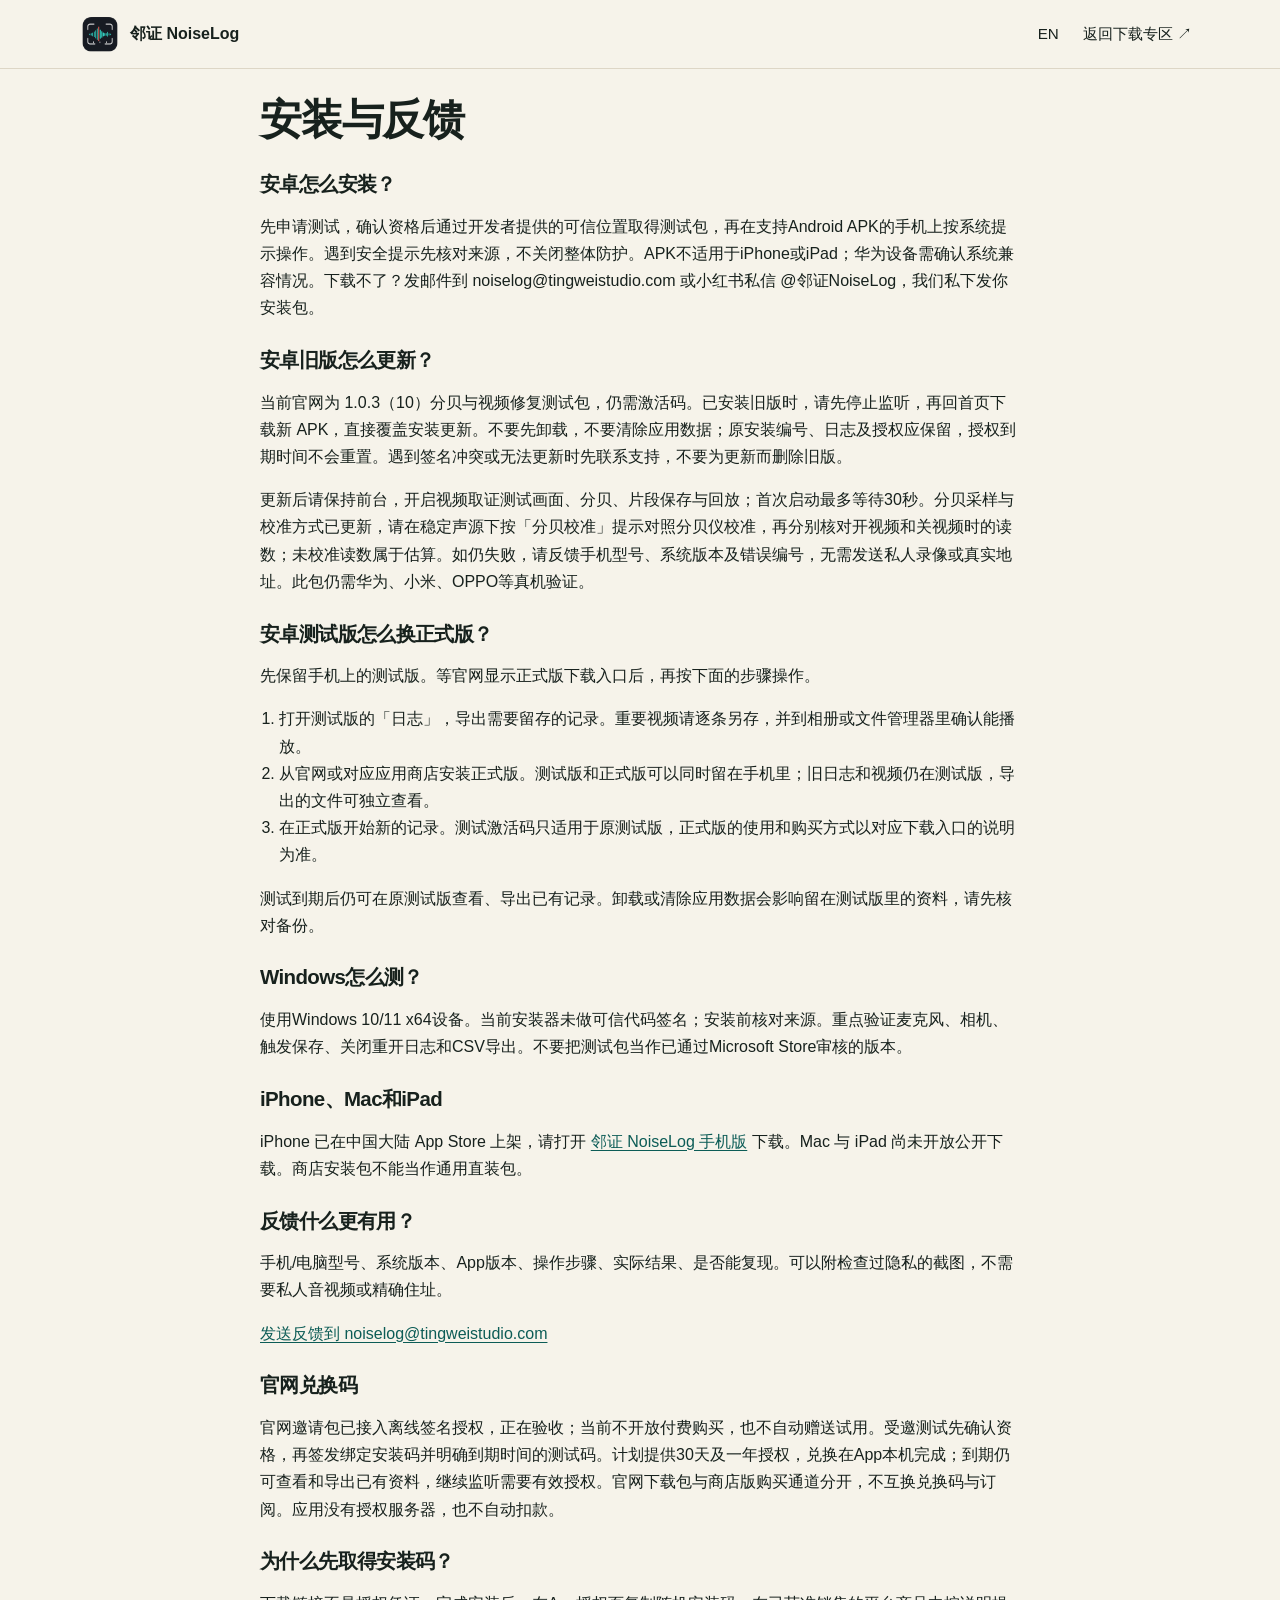
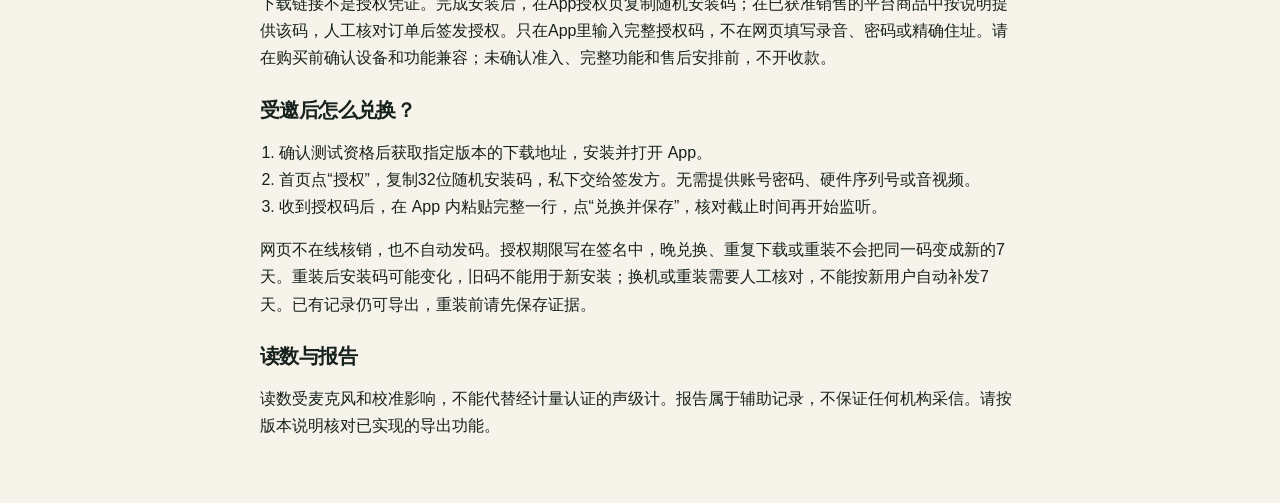
<file: support.html>
<!doctype html><html lang="zh-CN"><head><meta charset="utf-8"><meta name="viewport" content="width=device-width, initial-scale=1"><title>帮助与兑换说明｜邻证 NoiseLog 官网</title><link rel="stylesheet" href="styles.css"><meta name="description" content="邻证 NoiseLog 安装、邀请测试、安装码与授权兑换说明。官网包不自动赠送试用，已有记录仍可查看和导出。"><link rel="canonical" href="https://noiselog.tingweistudio.com/support.html"><link rel="icon" type="image/png" href="assets/noiselog-icon.png"><meta property="og:site_name" content="邻证 NoiseLog"><meta property="og:title" content="帮助与兑换说明｜邻证 NoiseLog 官网"><meta property="og:description" content="邻证 NoiseLog 安装、邀请测试、安装码与授权兑换说明。官网包不自动赠送试用，已有记录仍可查看和导出。"><meta property="og:url" content="https://noiselog.tingweistudio.com/support.html"><meta property="og:type" content="website"><meta property="og:image" content="https://noiselog.tingweistudio.com/assets/noiselog-icon.png"><meta property="og:locale" content="zh_CN"><meta name="twitter:card" content="summary"></head><body><header class="site-header"><div class="shell nav"><a class="brand" href="index.html"><img src="assets/noiselog-icon.png" width="38" height="38" alt="邻证图标">邻证 NoiseLog</a><div class="header-links"><a class="lang" href="en/" hreflang="en" lang="en">EN</a><a href="index.html#downloads">返回下载专区 ↗</a></div></div></header><main class="shell document"><h1>安装与反馈</h1><h2>安卓怎么安装？</h2><p>先申请测试，确认资格后通过开发者提供的可信位置取得测试包，再在支持Android APK的手机上按系统提示操作。遇到安全提示先核对来源，不关闭整体防护。APK不适用于iPhone或iPad；华为设备需确认系统兼容情况。下载不了？发邮件到 noiselog@tingweistudio.com 或小红书私信 @邻证NoiseLog，我们私下发你安装包。</p><h2 id="android-update">安卓旧版怎么更新？</h2><p>当前官网为 1.0.3（10）分贝与视频修复测试包，仍需激活码。已安装旧版时，请先停止监听，再回首页下载新 APK，直接覆盖安装更新。不要先卸载，不要清除应用数据；原安装编号、日志及授权应保留，授权到期时间不会重置。遇到签名冲突或无法更新时先联系支持，不要为更新而删除旧版。</p><p>更新后请保持前台，开启视频取证测试画面、分贝、片段保存与回放；首次启动最多等待30秒。分贝采样与校准方式已更新，请在稳定声源下按「分贝校准」提示对照分贝仪校准，再分别核对开视频和关视频时的读数；未校准读数属于估算。如仍失败，请反馈手机型号、系统版本及错误编号，无需发送私人录像或真实地址。此包仍需华为、小米、OPPO等真机验证。</p><h2 id="android-migration">安卓测试版怎么换正式版？</h2><p>先保留手机上的测试版。等官网显示正式版下载入口后，再按下面的步骤操作。</p><ol><li>打开测试版的「日志」，导出需要留存的记录。重要视频请逐条另存，并到相册或文件管理器里确认能播放。</li><li>从官网或对应应用商店安装正式版。测试版和正式版可以同时留在手机里；旧日志和视频仍在测试版，导出的文件可独立查看。</li><li>在正式版开始新的记录。测试激活码只适用于原测试版，正式版的使用和购买方式以对应下载入口的说明为准。</li></ol><p>测试到期后仍可在原测试版查看、导出已有记录。卸载或清除应用数据会影响留在测试版里的资料，请先核对备份。</p><h2>Windows怎么测？</h2><p>使用Windows 10/11 x64设备。当前安装器未做可信代码签名；安装前核对来源。重点验证麦克风、相机、触发保存、关闭重开日志和CSV导出。不要把测试包当作已通过Microsoft Store审核的版本。</p><h2>iPhone、Mac和iPad</h2><p>iPhone 已在中国大陆 App Store 上架，请打开 <a href="https://apps.apple.com/cn/app/%E9%82%BB%E8%AF%81-noiselog-%E6%89%8B%E6%9C%BA%E7%89%88/id6823163668" rel="noopener noreferrer" target="_blank">邻证 NoiseLog 手机版</a> 下载。Mac 与 iPad 尚未开放公开下载。商店安装包不能当作通用直装包。</p><h2>反馈什么更有用？</h2><p>手机/电脑型号、系统版本、App版本、操作步骤、实际结果、是否能复现。可以附检查过隐私的截图，不需要私人音视频或精确住址。</p><p><a href="mailto:noiselog@tingweistudio.com?subject=邻证测试反馈">发送反馈到 noiselog@tingweistudio.com</a></p><h2>官网兑换码</h2><p>官网邀请包已接入离线签名授权，正在验收；当前不开放付费购买，也不自动赠送试用。受邀测试先确认资格，再签发绑定安装码并明确到期时间的测试码。计划提供30天及一年授权，兑换在App本机完成；到期仍可查看和导出已有资料，继续监听需要有效授权。官网下载包与商店版购买通道分开，不互换兑换码与订阅。应用没有授权服务器，也不自动扣款。</p><h2>为什么先取得安装码？</h2><p>下载链接不是授权凭证。完成安装后，在App授权页复制随机安装码；在已获准销售的平台商品中按说明提供该码，人工核对订单后签发授权。只在App里输入完整授权码，不在网页填写录音、密码或精确住址。请在购买前确认设备和功能兼容；未确认准入、完整功能和售后安排前，不开收款。</p><h2>受邀后怎么兑换？</h2><ol><li>确认测试资格后获取指定版本的下载地址，安装并打开 App。</li><li>首页点“授权”，复制32位随机安装码，私下交给签发方。无需提供账号密码、硬件序列号或音视频。</li><li>收到授权码后，在 App 内粘贴完整一行，点“兑换并保存”，核对截止时间再开始监听。</li></ol><p>网页不在线核销，也不自动发码。授权期限写在签名中，晚兑换、重复下载或重装不会把同一码变成新的7天。重装后安装码可能变化，旧码不能用于新安装；换机或重装需要人工核对，不能按新用户自动补发7天。已有记录仍可导出，重装前请先保存证据。</p><h2>读数与报告</h2><p>读数受麦克风和校准影响，不能代替经计量认证的声级计。报告属于辅助记录，不保证任何机构采信。请按版本说明核对已实现的导出功能。</p></main></body></html>
</file>
<file: styles.css>
:root {
  --bg: #f6f3ea;
  --ink: #17211d;
  --muted: #31403a;
  --coral: #ed6352;
  --lime: #dce86a;
  --teal: #0f6f6a;
  --line: #ddd6c6;
  --card: #fffdf8;
  --band: #efe9db;
  --focus: #0c5c56;
}

* { box-sizing: border-box; }

html {
  scroll-behavior: smooth;
  scroll-padding-top: 7.5rem;
}

body {
  margin: 0;
  background: var(--bg);
  color: var(--ink);
  font-family: -apple-system, BlinkMacSystemFont, "Segoe UI", "PingFang SC", "Hiragino Sans GB", "Microsoft YaHei", sans-serif;
  font-size: 1rem;
  line-height: 1.7;
}

::selection { background: var(--lime); color: var(--ink); }

img { max-width: 100%; height: auto; }

a { color: inherit; }

:focus-visible {
  outline: 3px solid var(--focus);
  outline-offset: 3px;
}

.skip {
  position: absolute;
  left: 12px;
  top: -48px;
  z-index: 30;
  background: var(--ink);
  color: var(--bg);
  padding: 8px 12px;
  border-radius: 8px;
}

.skip:focus { top: 12px; }

.shell {
  width: min(1120px, calc(100% - 40px));
  margin-inline: auto;
}

.site-header {
  position: sticky;
  top: 0;
  z-index: 10;
  background: var(--bg);
  box-shadow: 0 1px 0 var(--line);
}

.nav {
  display: flex;
  flex-wrap: wrap;
  align-items: center;
  justify-content: space-between;
  gap: 12px 20px;
  width: min(1120px, calc(100% - 40px));
  margin-inline: auto;
  padding-top: 12px;
  padding-bottom: 12px;
}

.brand {
  display: flex;
  align-items: center;
  gap: 10px;
  min-height: 44px;
  font-weight: 700;
  line-height: 1.15;
  text-decoration: none;
  flex-shrink: 0;
}

.brand img {
  width: 40px;
  height: 40px;
  border-radius: 10px;
}

.brand small {
  display: block;
  margin-top: 3px;
  color: var(--muted);
  font-size: 0.72rem;
  font-weight: 600;
  letter-spacing: 0.04em;
}

.primary-nav,
.header-links,
.header-tools,
.footer-links {
  display: flex;
  align-items: center;
  flex-wrap: wrap;
  gap: 4px 8px;
}

.header-tools { flex-shrink: 0; flex-wrap: nowrap; }

.brand span { white-space: nowrap; }

.primary-nav { display: none; }

.primary-nav a,
.menu a,
.header-links a,
.lang,
.footer-links a {
  display: inline-flex;
  align-items: center;
  min-height: 44px;
  padding: 0 8px;
  text-decoration: none;
  font-size: 0.95rem;
}

.primary-nav a:hover,
.menu a:hover,
.footer-links a:hover,
.header-links a:hover { text-decoration: underline; text-underline-offset: 0.18em; }

.lang[aria-current="page"] {
  font-weight: 750;
  box-shadow: inset 0 -2px 0 var(--ink);
}

.menu { position: relative; }

.menu summary {
  display: inline-flex;
  align-items: center;
  min-height: 44px;
  padding: 0 12px;
  border: 1.5px solid var(--ink);
  border-radius: 999px;
  background: var(--card);
  font-weight: 700;
  cursor: pointer;
}

.menu nav {
  position: absolute;
  right: 0;
  top: calc(100% + 8px);
  display: grid;
  min-width: min(240px, calc(100vw - 40px));
  max-height: calc(100vh - 5.5rem);
  overflow: auto;
  padding: 8px;
  background: var(--card);
  border: 1.5px solid var(--ink);
  border-radius: 16px;
}

.menu a { border-radius: 10px; }

.menu a:hover { background: var(--band); }

.button {
  min-height: 48px;
  display: inline-flex;
  justify-content: center;
  align-items: center;
  gap: 8px;
  padding: 10px 18px;
  border: 1.5px solid var(--ink);
  border-radius: 999px;
  background: var(--card);
  color: var(--ink);
  font: inherit;
  font-size: 0.95rem;
  font-weight: 700;
  text-decoration: none;
  line-height: 1.3;
}

.button:hover { background: var(--band); }

.button.coral { background: var(--coral); }

.button.lime-button { background: var(--lime); }

.button:disabled {
  opacity: 0.48;
  cursor: not-allowed;
}

main:focus { outline: none; }

.block { padding: 3rem 0; }

.hero { padding-top: 1.6rem; }

.hero-grid,
.scene-grid,
.step-grid,
.sketch-grid,
.limit-grid,
.download-grid,
.closing {
  display: grid;
  gap: 18px;
}

.eyebrow {
  margin: 0;
  color: var(--teal);
  font-size: 0.82rem;
  font-weight: 750;
}

h1, h2, h3, h4 { line-height: 1.25; letter-spacing: -0.03em; }

.hero h1 {
  margin: 0.35rem 0 0.8rem;
  font-size: clamp(2.15rem, 9vw, 4.2rem);
  font-weight: 750;
  letter-spacing: -0.045em;
}

.hero h1 em {
  font-style: normal;
  background-image: linear-gradient(transparent 64%, var(--lime) 64%);
}

.lead { margin: 0; font-size: 1.0625rem; max-width: 42rem; }

.hero-actions,
.rail {
  display: flex;
  flex-wrap: wrap;
  gap: 10px;
  align-items: center;
  margin: 1.15rem 0 0.75rem;
  padding: 0;
}

.rail { list-style: none; }

.rail a {
  display: inline-flex;
  align-items: center;
  gap: 8px;
  min-height: 44px;
  padding: 0 12px 0 6px;
  border: 1.5px solid var(--ink);
  border-radius: 999px;
  background: var(--card);
  text-decoration: none;
  font-weight: 700;
}

.rail span,
.step-no {
  display: inline-grid;
  place-items: center;
  width: 1.7rem;
  height: 1.7rem;
  margin: 0;
  border-radius: 50%;
  background: var(--lime);
  border: 1px solid var(--ink);
  font-size: 0.82rem;
  font-weight: 750;
}

.fine { color: var(--muted); font-size: 0.875rem; line-height: 1.65; overflow-wrap: break-word; }

.fine a,
.lead a,
.card-copy a,
.limit-card a,
.faq a,
.sketch p a,
.step-card a,
.scene-card a {
  color: var(--focus);
  text-underline-offset: 0.16em;
}

.sketch {
  margin: 0;
  height: 100%;
  padding: 16px;
  background: var(--card);
  border: 1.5px dashed var(--ink);
  border-radius: 18px;
}

.stamp {
  display: inline-block;
  margin: 0;
  padding: 0.12rem 0.55rem;
  border: 1px solid var(--ink);
  border-radius: 999px;
  background: var(--lime);
  font-size: 0.75rem;
  font-weight: 750;
  letter-spacing: 0.02em;
}

.sketch h3,
.scene-card h3,
.step-card h3,
.limit-card h3,
.download-card h3,
.faq h3 {
  margin: 0.45rem 0;
  font-size: 1.2rem;
}

.meter {
  display: flex;
  align-items: baseline;
  gap: 8px;
  margin: 0.8rem 0 0.2rem;
  font-size: 2.6rem;
  font-weight: 750;
  letter-spacing: -0.04em;
  font-variant-numeric: tabular-nums;
}

.meter small,
.meter-note { color: var(--muted); font-size: 0.85rem; font-weight: 650; letter-spacing: 0; }

.bars {
  height: 92px;
  display: flex;
  align-items: flex-end;
  gap: 6px;
  margin-top: 12px;
  padding-top: 8px;
  border-bottom: 1px solid var(--line);
}

.bars i {
  display: block;
  flex: 1;
  height: var(--h);
  border-radius: 4px 4px 0 0;
  background: #8fd0cb;
}

.bars i.hot { background: var(--coral); }

.legend,
.event-row {
  display: flex;
  justify-content: space-between;
  flex-wrap: wrap;
  gap: 10px;
  align-items: center;
  margin: 10px 0 0;
  font-size: 0.875rem;
}

.event-row {
  padding: 10px 12px;
  border-radius: 12px;
  background: var(--band);
}

.event-row b {
  font-size: 0.78rem;
  padding: 4px 8px;
  border: 1px solid var(--ink);
  border-radius: 999px;
  background: var(--card);
  white-space: nowrap;
}

.section-head { max-width: 42rem; margin-bottom: 1.2rem; }

.section-head h2,
.closing h2 {
  margin: 0.3rem 0 0.55rem;
  font-size: clamp(1.7rem, 4vw, 2.35rem);
}

.section-head p:last-child,
.scene-card p,
.step-card p,
.limit-card li,
.download-card p,
.faq p,
.closing p { margin-top: 0; }

.scene-card,
.step-card,
.limit-card,
.download-card,
.faq details {
  background: var(--card);
  border: 1.5px solid var(--ink);
  border-radius: 18px;
  padding: 16px 16px 8px;
}

.scene-card p,
.step-card li,
.limit-card li,
.sketch li,
.download-card li,
.faq p { color: var(--ink); }

.step-card ul,
.limit-card ul,
.sketch ul,
.download-card ul {
  margin: 0.2rem 0 0.8rem;
  padding-left: 1.15rem;
}

.step-card li,
.limit-card li,
.sketch li { margin: 0.35rem 0; }

.band {
  background: var(--band);
  border-top: 1px solid var(--line);
  border-bottom: 1px solid var(--line);
}

.card-heading {
  display: flex;
  align-items: flex-start;
  justify-content: space-between;
  gap: 8px 12px;
  flex-wrap: wrap;
}

.badge {
  display: inline-flex;
  align-items: center;
  min-height: 28px;
  padding: 0 10px;
  border: 1px solid var(--ink);
  border-radius: 999px;
  background: var(--card);
  font-size: 0.75rem;
  font-weight: 750;
  white-space: nowrap;
}

.badge.lime { background: var(--lime); }

.version { margin: 0; color: var(--muted); font-size: 0.875rem; }

.download-card > .card-copy { margin: 0.35rem 0 0.8rem; }

.download-card .button,
.download-card .store-badge { margin-top: 0.35rem; }

.download-card.featured { box-shadow: inset 0 7px 0 var(--lime); }

.download-card details { margin: 0.4rem 0 0.6rem; }

.download-card summary,
.faq summary,
.menu summary {
  list-style: none;
}

.download-card summary::-webkit-details-marker,
.faq summary::-webkit-details-marker,
.menu summary::-webkit-details-marker { display: none; }

.download-card summary,
.faq summary {
  min-height: 48px;
  display: flex;
  align-items: center;
  justify-content: space-between;
  gap: 12px;
  cursor: pointer;
  font-weight: 750;
}

summary::after {
  content: "";
  flex: none;
  width: 0.45rem;
  height: 0.45rem;
  margin-left: 0.6rem;
  border-right: 2px solid currentColor;
  border-bottom: 2px solid currentColor;
  transform: translateY(-2px) rotate(45deg);
}

details[open] > summary::after { transform: translateY(2px) rotate(225deg); }

.faq { display: grid; gap: 10px; }

.faq details { padding-top: 4px; padding-bottom: 4px; }

.faq summary h3 { font-size: 1.05rem; }

.store-badge { display: inline-flex; line-height: 0; text-decoration: none; }

.store-badge img { width: 120px; height: 44px; }

.closing {
  align-items: center;
}

.closing .button { justify-self: start; }

.site-footer {
  border-top: 1px solid var(--line);
  padding-top: 1.4rem;
  padding-bottom: 2rem;
}

.footer-top {
  display: flex;
  justify-content: space-between;
  gap: 12px 20px;
  align-items: center;
  flex-wrap: wrap;
  margin-bottom: 0.4rem;
}

.document {
  width: min(760px, calc(100% - 40px));
  padding-top: 1.4rem;
  padding-bottom: 3rem;
}

.document h1 {
  margin: 0.2rem 0 0.8rem;
  font-size: clamp(2rem, 5vw, 2.6rem);
}

.document h2 { margin: 1.6rem 0 0.4rem; font-size: 1.28rem; }

.document p,
.document li { font-size: 1rem; }

.document a { color: var(--focus); text-underline-offset: 0.16em; }

.document ul,
.document ol { padding-left: 1.2rem; }

@media (max-width: 979px) {
  .header-tools > .lang { display: none; }
}

@media (max-width: 640px) {
  .header-links { flex: 1 0 100%; justify-content: flex-start; }
}

@media (max-width: 560px) {
  .hero-actions .button,
  .download-card .button,
  .closing .button { width: 100%; }
  .brand small { display: none; }
}

@media (min-width: 800px) {
  .shell,
  .nav,
  .document { width: min(1120px, calc(100% - 64px)); }
  .document { width: min(760px, calc(100% - 64px)); }
  .block { padding: 4.2rem 0; }
  .hero { padding-top: 2.4rem; }
  .download-grid,
  .limit-grid { grid-template-columns: repeat(2, 1fr); }
  .hero-grid { grid-template-columns: minmax(0, 1.08fr) minmax(280px, 0.92fr); gap: 42px; align-items: center; }
  .closing { grid-template-columns: 1fr auto; }
}

@media (min-width: 980px) {
  .primary-nav { display: flex; }
  .menu { display: none; }
  .scene-grid,
  .sketch-grid { grid-template-columns: repeat(3, 1fr); align-items: start; }
}

@media (prefers-reduced-motion: reduce) {
  html { scroll-behavior: auto; }
}

@media (forced-colors: active) {
  .sketch,
  .scene-card,
  .step-card,
  .limit-card,
  .download-card,
  .faq details,
  .button,
  .rail a,
  .menu summary,
  .badge { border: 1px solid CanvasText; }
  .hero h1 em { background: none; text-decoration: underline; }
}

@media print {
  .skip, .menu { display: none !important; }
  .primary-nav { display: flex !important; }
  .site-header { position: static; box-shadow: none; }
}
</file>
